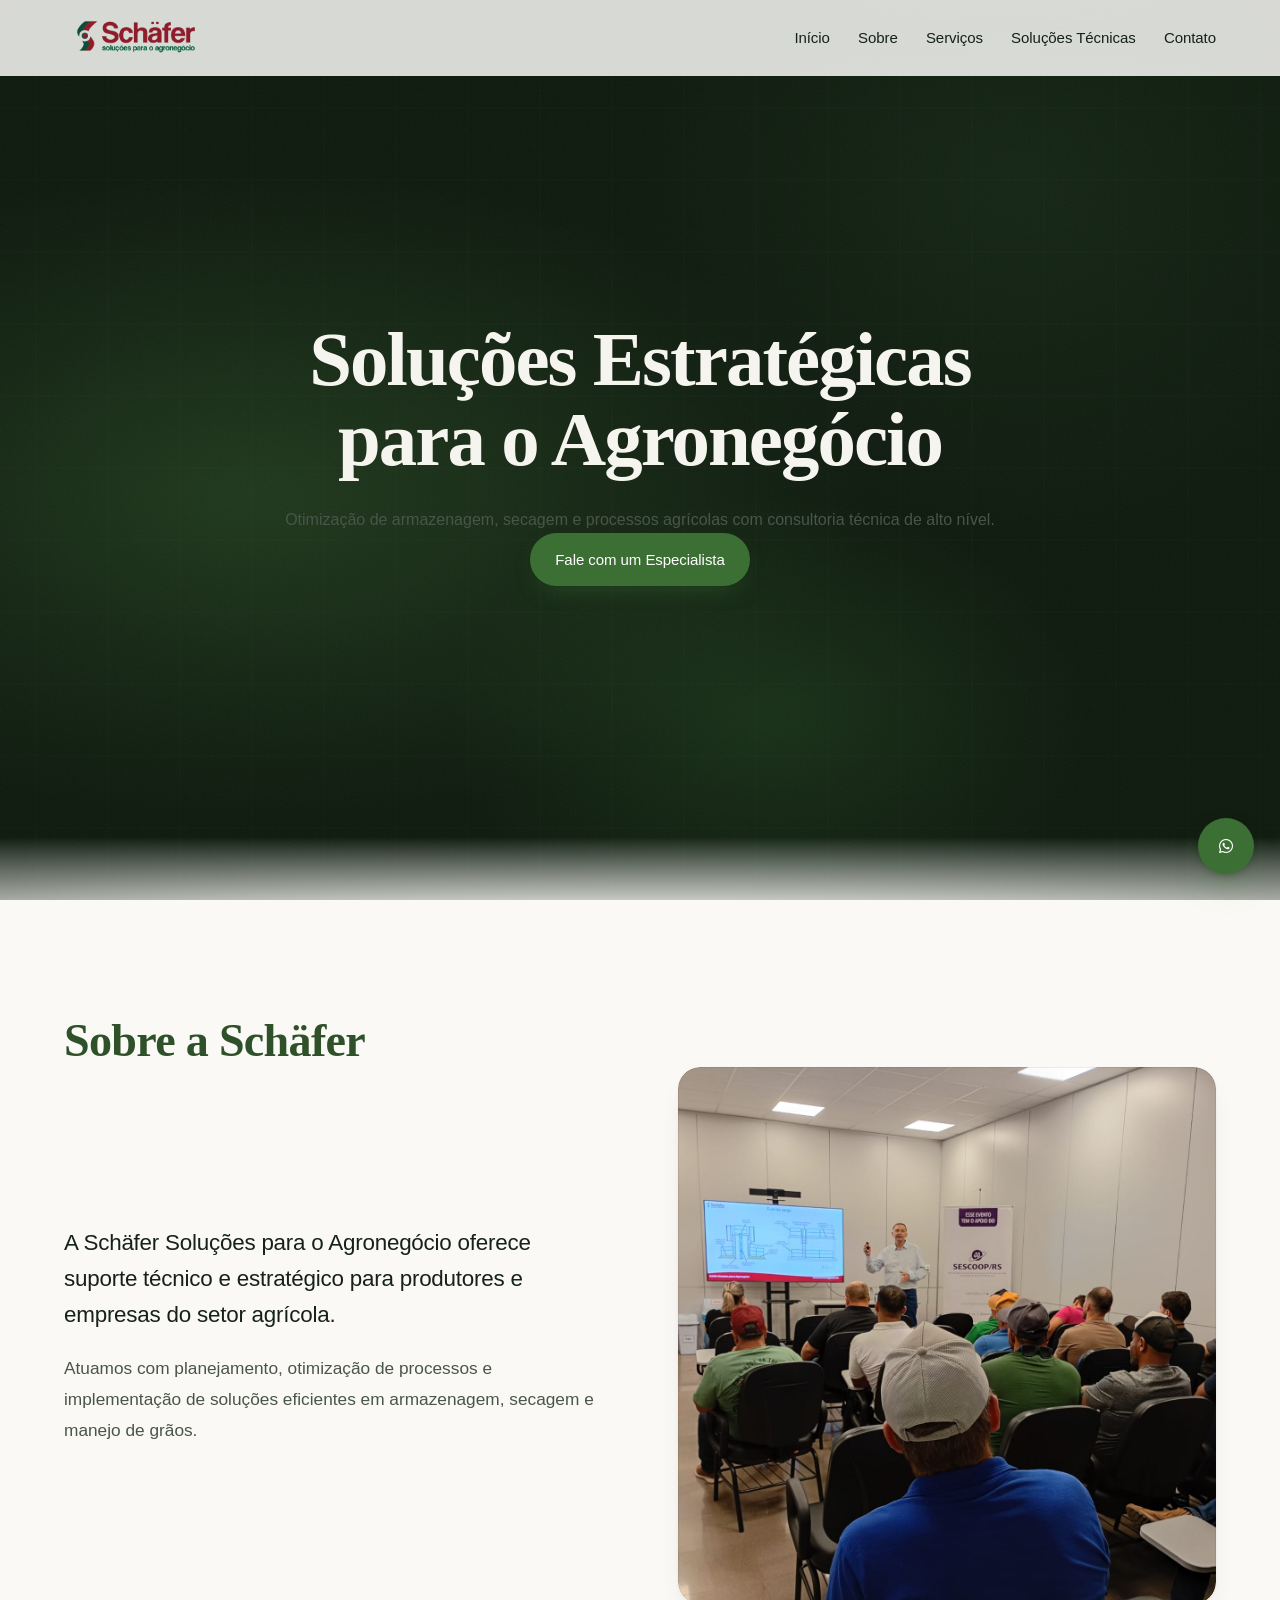
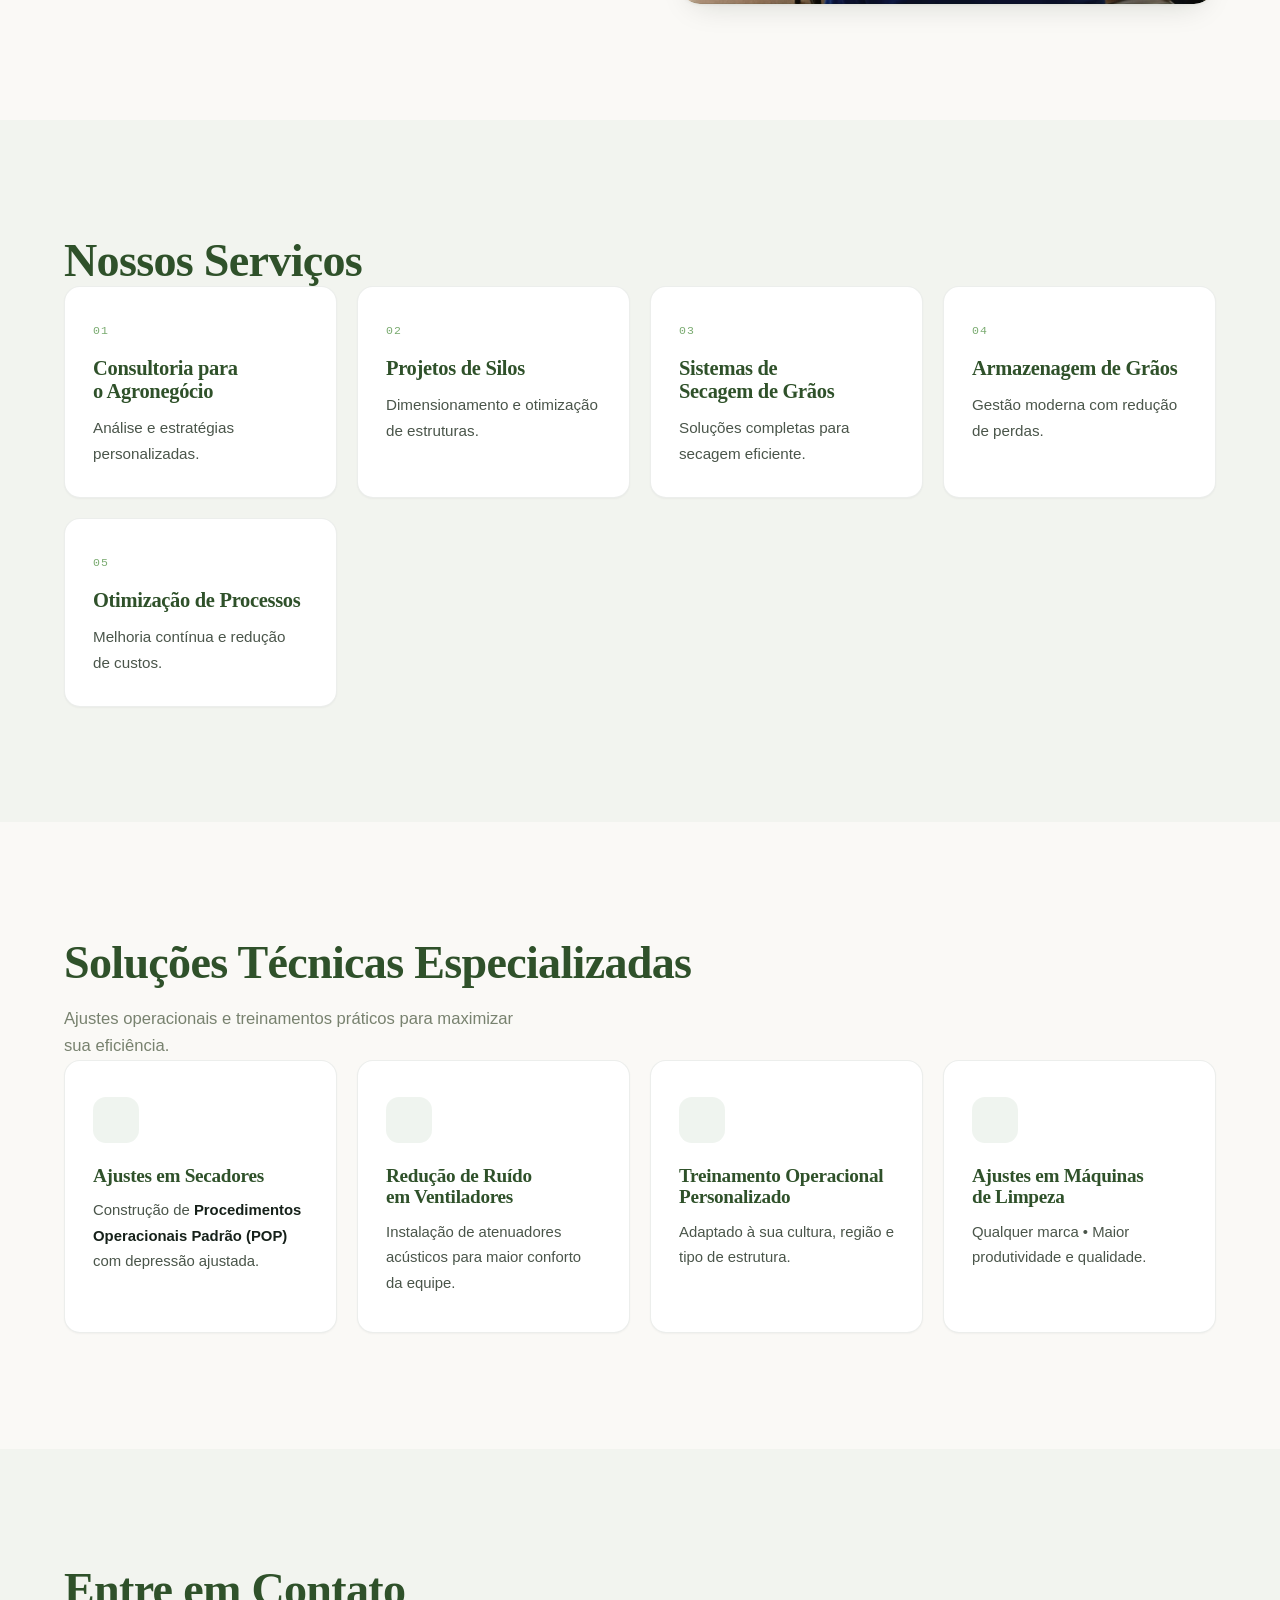
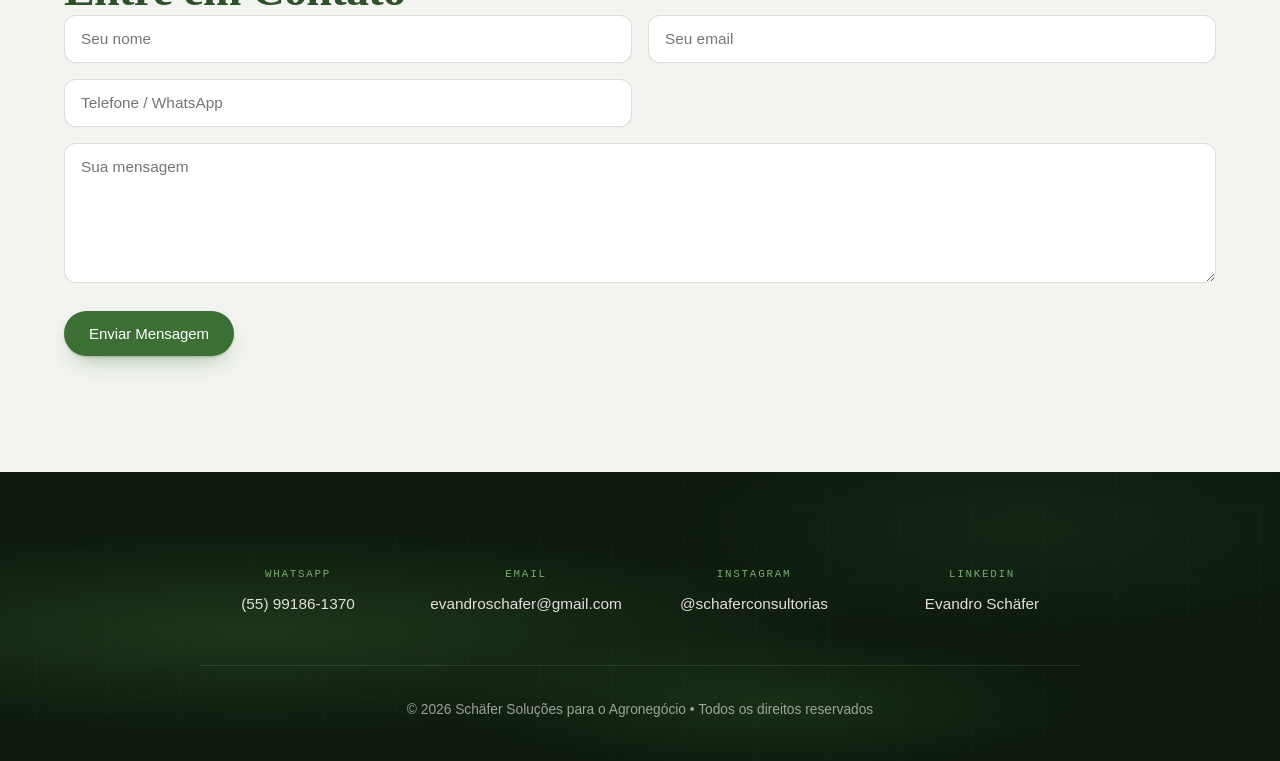
<file: index.htm>
<!DOCTYPE html>
<html lang="pt-br">
<head>
    <meta charset="UTF-8">
    <meta name="viewport" content="width=device-width, initial-scale=1.0">
    <title>Schäfer Soluções para o Agronegócio</title>
    <link rel="stylesheet" href="style.css">
    <link href="https://fonts.googleapis.com/css2?family=Inter:wght@400;500;600;700&family=Playfair+Display:wght@700&display=swap" rel="stylesheet">
    <link rel="stylesheet" href="https://cdnjs.cloudflare.com/ajax/libs/font-awesome/6.5.0/css/all.min.css">
</head>
<body>

    <!-- HEADER -->
    <header class="cabecalho">
        <div class="logo-area">
            <a href="#inicio">
                <img src="logo.png" alt="Logo Schäfer" class="logo">
            </a>
        </div>
        
        <nav class="menu" id="menu">
            <a href="#inicio">Início</a>
            <a href="#sobre">Sobre</a>
            <a href="#servicos">Serviços</a>
            <a href="#servicos-tecnicos">Soluções Técnicas</a>
            <a href="#contato">Contato</a>
        </nav>

        <button class="menu-mobile" id="menu-btn">☰</button>
    </header>

    <!-- HERO -->
    <section id="inicio" class="hero">
        <div class="hero-content">
            <h1>Soluções Estratégicas para o Agronegócio</h1>
            <p>Otimização de armazenagem, secagem e processos agrícolas com consultoria técnica de alto nível.</p>
            <a href="#contato" class="btn-primary">Fale com um Especialista</a>
        </div>
    </section>

    <!-- SOBRE -->
    <section id="sobre" class="section">
        <div class="container">
            <h2>Sobre a Schäfer</h2>
            <div class="sobre-grid">
                <div class="sobre-texto">
                    <p>A Schäfer Soluções para o Agronegócio oferece suporte técnico e estratégico para produtores e empresas do setor agrícola.</p>
                    <p>Atuamos com planejamento, otimização de processos e implementação de soluções eficientes em armazenagem, secagem e manejo de grãos.</p>
                </div>
                <div class="sobre-imagem">
                    <img src="palestra.jpeg" alt="Palestra Schäfer">
                </div>
            </div>
        </div>
    </section>

    <!-- SERVIÇOS GERAIS -->
    <section id="servicos" class="section bg-light">
        <div class="container">
            <h2>Nossos Serviços</h2>
            <div class="servicos-grid">
                <div class="card"><h3>Consultoria para o Agronegócio</h3><p>Análise e estratégias personalizadas.</p></div>
                <div class="card"><h3>Projetos de Silos</h3><p>Dimensionamento e otimização de estruturas.</p></div>
                <div class="card"><h3>Sistemas de Secagem de Grãos</h3><p>Soluções completas para secagem eficiente.</p></div>
                <div class="card"><h3>Armazenagem de Grãos</h3><p>Gestão moderna com redução de perdas.</p></div>
                <div class="card"><h3>Otimização de Processos</h3><p>Melhoria contínua e redução de custos.</p></div>
            </div>
        </div>
    </section>

    <!-- SOLUÇÕES TÉCNICAS -->
    <section id="servicos-tecnicos" class="section">
        <div class="container">
            <h2>Soluções Técnicas Especializadas</h2>
            <p class="subtitulo">Ajustes operacionais e treinamentos práticos para maximizar sua eficiência.</p>
            
            <div class="servicos-destaque-grid">
                <div class="card-destaque">
                    <div class="card-icon">🌾</div>
                    <h3>Ajustes em Secadores</h3>
                    <p>Construção de <strong>Procedimentos Operacionais Padrão (POP)</strong> com depressão ajustada.</p>
                </div>
                <div class="card-destaque">
                    <div class="card-icon">🔇</div>
                    <h3>Redução de Ruído em Ventiladores</h3>
                    <p>Instalação de atenuadores acústicos para maior conforto da equipe.</p>
                </div>
                <div class="card-destaque">
                    <div class="card-icon">📋</div>
                    <h3>Treinamento Operacional Personalizado</h3>
                    <p>Adaptado à sua cultura, região e tipo de estrutura.</p>
                </div>
                <div class="card-destaque">
                    <div class="card-icon">🧹</div>
                    <h3>Ajustes em Máquinas de Limpeza</h3>
                    <p>Qualquer marca • Maior produtividade e qualidade.</p>
                </div>
            </div>
        </div>
    </section>

    <!-- CONTATO -->
    <section id="contato" class="section bg-light">
        <div class="container">
            <h2>Entre em Contato</h2>
            
            <form action="https://formsubmit.co/evandroschafer@gmail.com" method="POST" id="contact-form">
                <div class="form-grid">
                    <div class="form-group">
                        <input type="text" name="nome" placeholder="Seu nome" required>
                    </div>
                    <div class="form-group">
                        <input type="email" name="email" placeholder="Seu email" required>
                    </div>
                    <div class="form-group">
                        <input type="tel" name="telefone" placeholder="Telefone / WhatsApp">
                    </div>
                    <div class="form-group full">
                        <textarea name="mensagem" placeholder="Sua mensagem" rows="6" required></textarea>
                    </div>
                </div>

                <input type="hidden" name="_subject" value="Nova mensagem do site Schäfer!">
                <input type="hidden" name="_captcha" value="false">
                <input type="hidden" name="_url" value="Schäfer Soluções">
                <input type="text" name="_honey" style="display:none;" aria-hidden="true">

                <button type="submit" class="btn-primary">Enviar Mensagem</button>
            </form>

            <!-- Mensagem de Sucesso (aparece depois do envio) -->
            <div id="success-message" class="success-message" style="display: none; text-align: center; padding: 40px 20px; background: #f0f8f0; border-radius: 12px; margin-top: 30px;">
                <i class="fas fa-check-circle" style="font-size: 3.8rem; color: #3b6f34;"></i>
                <h3 style="color: #1f3a1f; margin: 15px 0 10px;">Mensagem enviada com sucesso!</h3>
                <p style="color: #444;">Obrigado pelo contato!<br>Em breve entraremos em contato.</p>
            </div>
        </div>
    </section>

    <!-- BOTÃO WHATSAPP FLUTUANTE -->
    <a href="https://wa.me/5555991861370" target="_blank" class="whatsapp-float" title="Falar no WhatsApp">
        <i class="fab fa-whatsapp"></i>
    </a>

    <!-- FOOTER -->
    <footer class="rodape">
        <div class="contato">
            <div class="contato-item">
                <h4>WhatsApp</h4>
                <a href="https://wa.me/5555991861370" target="_blank">(55) 99186-1370</a>
            </div>
            <div class="contato-item">
                <h4>Email</h4>
                <a href="mailto:evandroschafer@gmail.com">evandroschafer@gmail.com</a>
            </div>
            <div class="contato-item">
                <h4>Instagram</h4>
                <a href="https://www.instagram.com/schaferconsultorias" target="_blank">@schaferconsultorias</a>
            </div>
            <div class="contato-item">
                <h4>LinkedIn</h4>
                <a href="https://www.linkedin.com/in/evandro-sch%C3%A4fer-57763055/" target="_blank">Evandro Schäfer</a>
            </div>
        </div>
        <p class="footer-copy">© 2026 Schäfer Soluções para o Agronegócio • Todos os direitos reservados</p>
    </footer>

    <script src="script.js"></script>
</body>
</html>
</file>
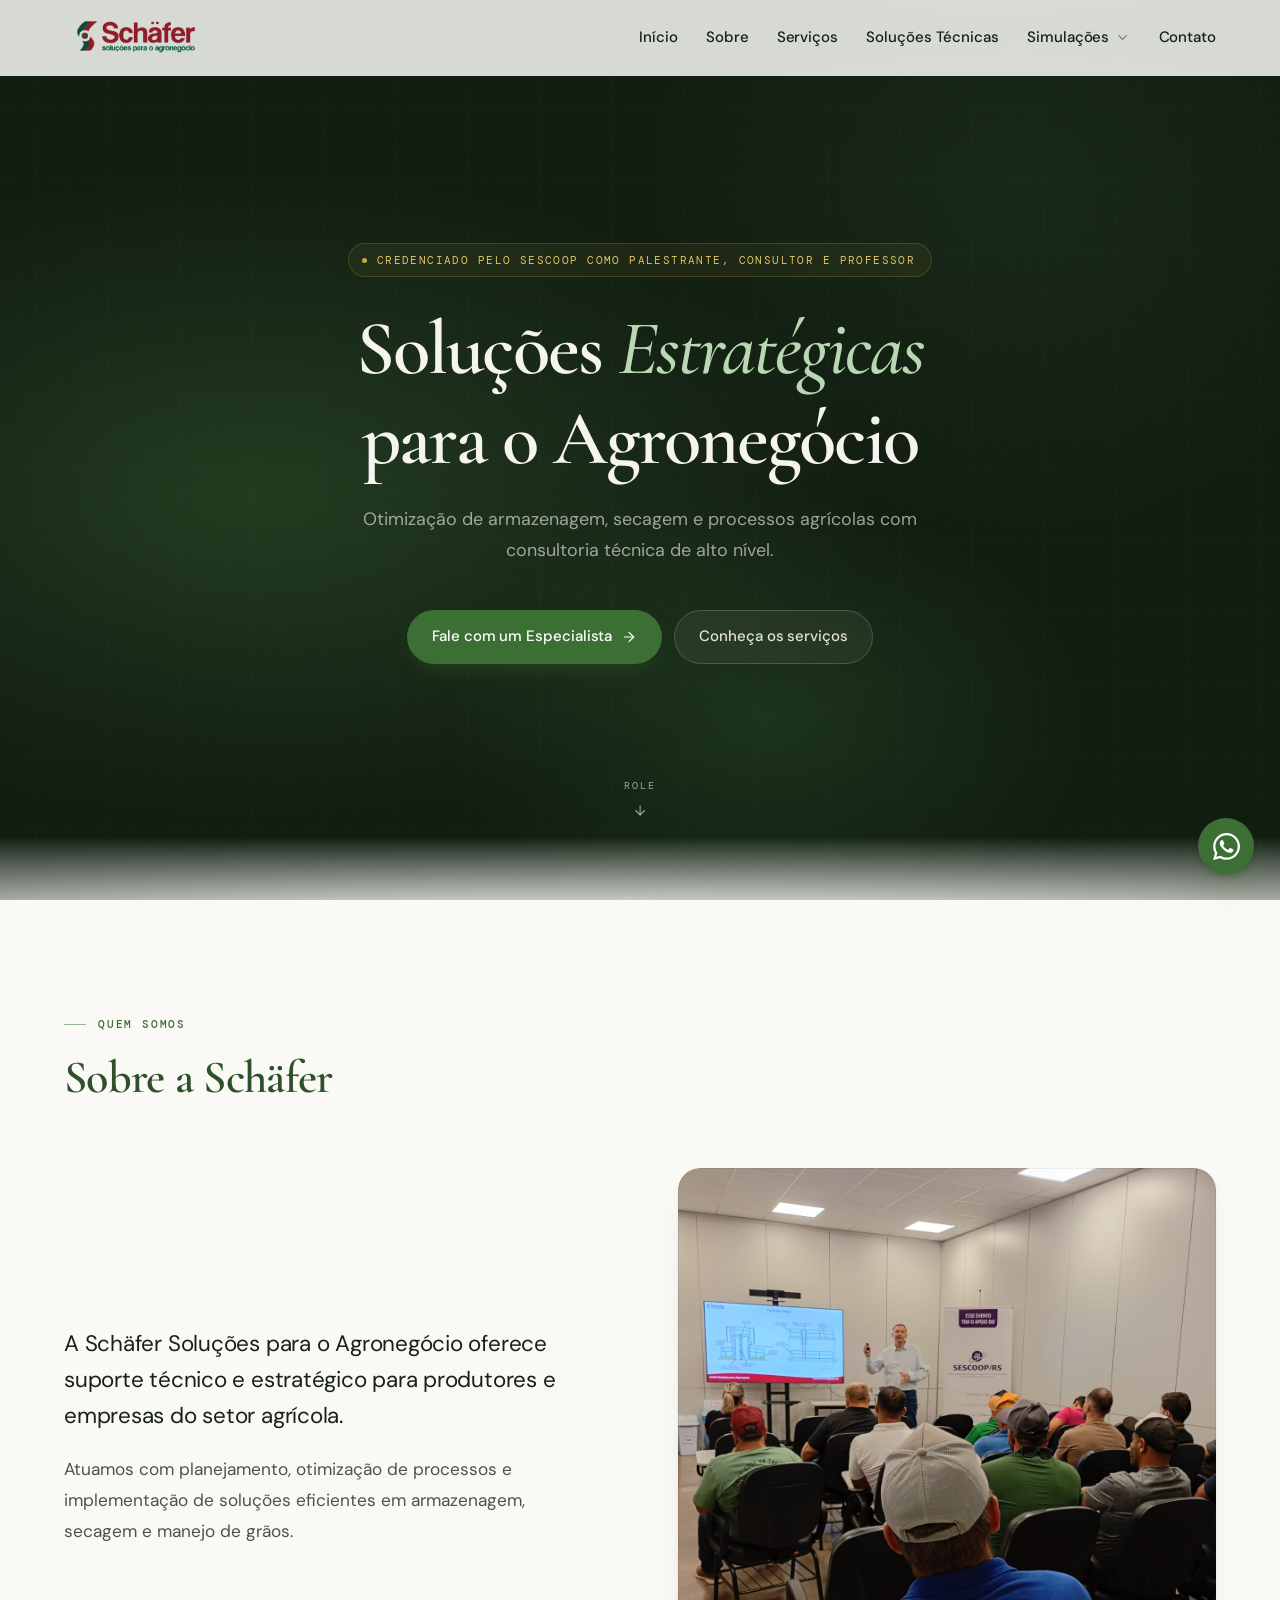
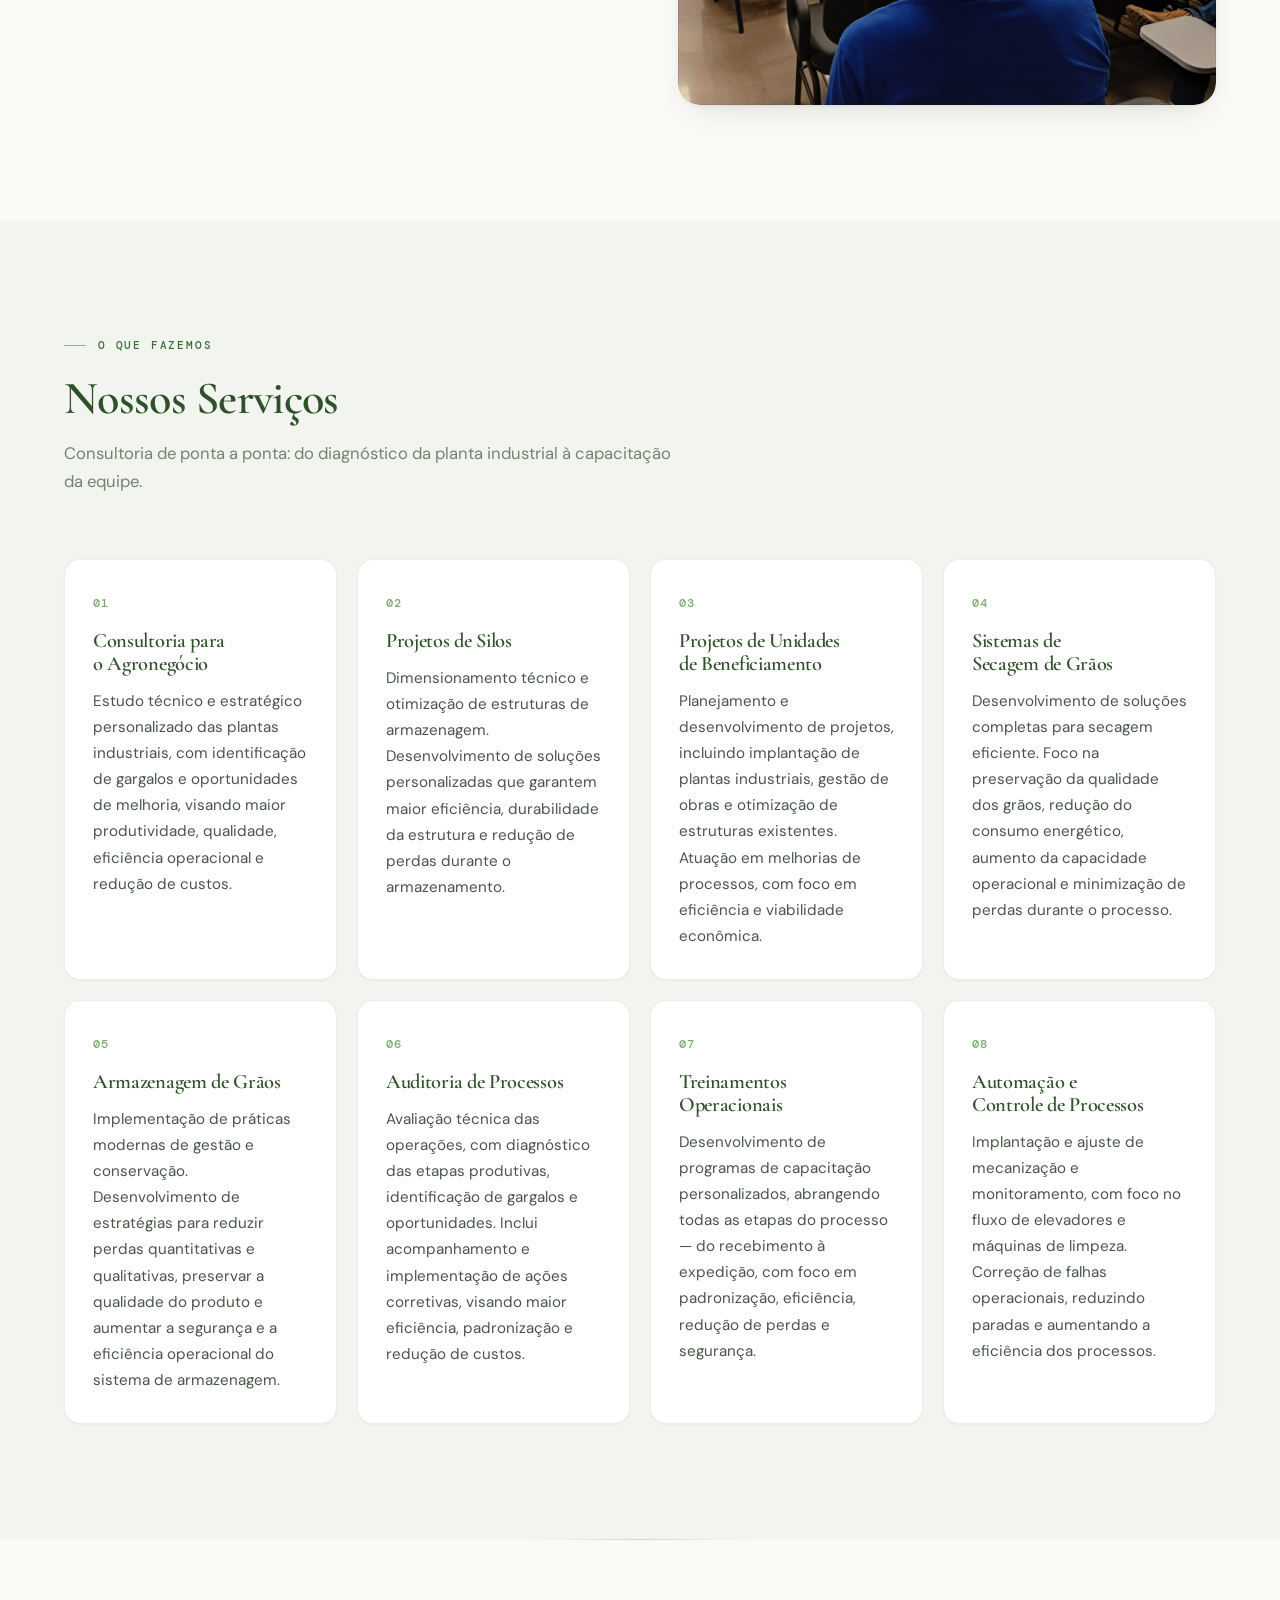
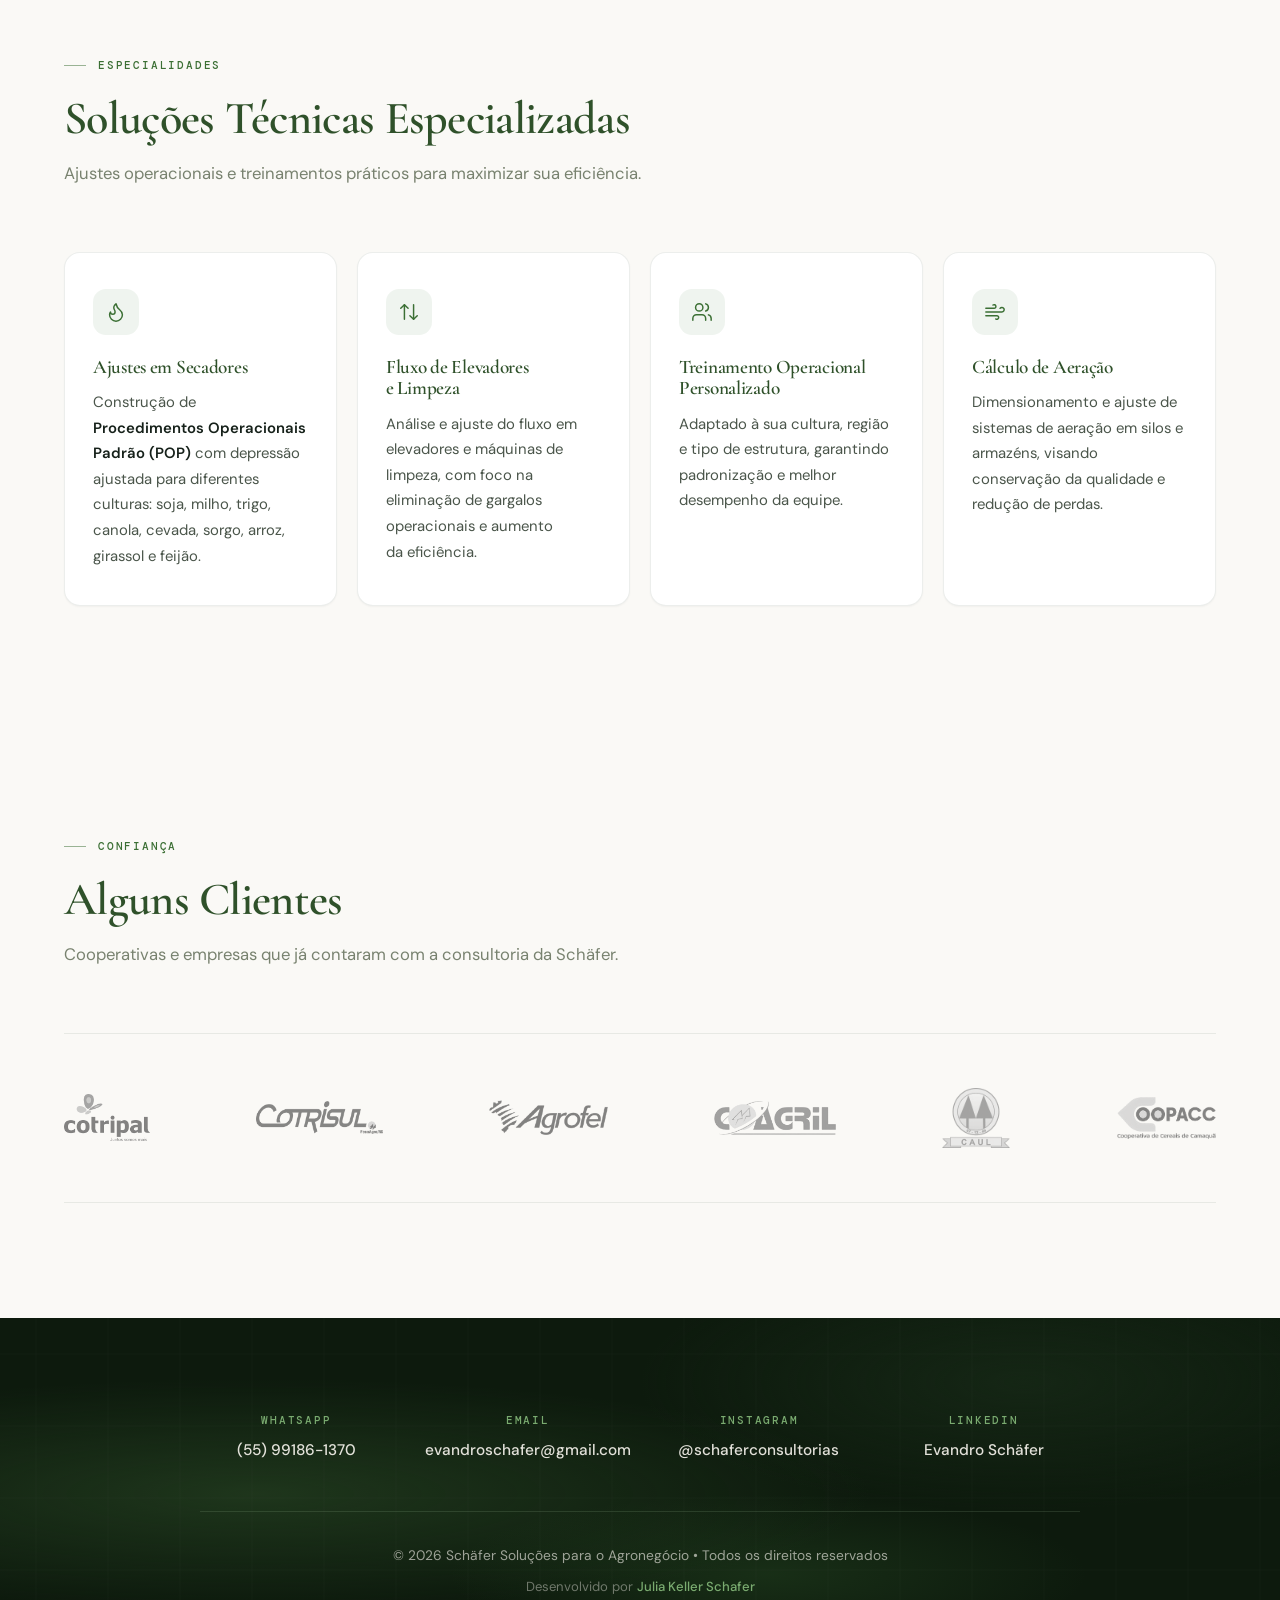
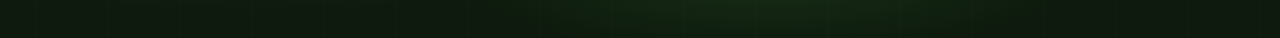
<file: index.html>
<!DOCTYPE html>
<html lang="pt-br">
<head>
    <meta charset="UTF-8">
    <meta name="viewport" content="width=device-width, initial-scale=1.0">
    <title>Schäfer Soluções | Consultoria Agrícola e Armazenagem de Grãos no RS</title>
    <meta name="description" content="Consultoria agrícola especializada em armazenagem, secagem e manejo de grãos. Soluções eficientes para o agronegócio no Rio Grande do Sul.">
    <meta name="keywords" content="consultoria agrícola, armazenagem de grãos, secagem de grãos, silos, agronegócio RS">
    <meta name="author" content="Schäfer Soluções para o Agronegócio">
    <meta name="robots" content="index, follow">
    <meta property="og:title" content="Schäfer Soluções para o Agronegócio">
    <meta property="og:description" content="Soluções em armazenagem, secagem e manejo de grãos.">
    <meta property="og:type" content="website">
    <meta property="og:url" content="https://schafersolucoes.com.br/">
    <meta property="og:image" content="https://schafersolucoes.com.br/logo.png">
    <link rel="canonical" href="https://schafersolucoes.com.br/">
    <script>document.documentElement.className += ' js';</script>
    <link rel="preconnect" href="https://fonts.googleapis.com">
    <link rel="preconnect" href="https://fonts.gstatic.com" crossorigin>
    <link rel="stylesheet" href="https://fonts.googleapis.com/css2?family=Cormorant+Garamond:ital,wght@0,400;0,500;0,600;0,700;1,400;1,600&family=DM+Sans:wght@400;500;600&family=DM+Mono:wght@400;500&display=swap">
    <link rel="stylesheet" href="style.css">
    <meta name="geo.region" content="BR-RS">
    <meta name="geo.placename" content="Rio Grande do Sul">
    <link rel="icon" href="/schafer_mini.png" type="image/png">
    <link rel="icon" sizes="32x32" href="/schafer_mini.png">
    <link rel="icon" sizes="192x192" href="/schafer_mini.png">
    <link rel="apple-touch-icon" href="/schafer_mini.png">
    <meta name="theme-color" content="#0d1a0d">

</head>

<body>
    <!-- ============================================================
         ÍCONES — sprite SVG (line icons, sem emojis)
         Traço fino, currentColor, herda tamanho/cor do contexto.
         ============================================================ -->
    <svg class="icon-sprite" aria-hidden="true" focusable="false"><defs>
        <symbol id="i-chevron-down" viewBox="0 0 24 24"><path d="m6 9 6 6 6-6"/></symbol>
        <symbol id="i-menu" viewBox="0 0 24 24"><path d="M4 6h16"/><path d="M4 12h16"/><path d="M4 18h16"/></symbol>
        <symbol id="i-x" viewBox="0 0 24 24"><path d="M18 6 6 18"/><path d="m6 6 12 12"/></symbol>
        <symbol id="i-trending-down" viewBox="0 0 24 24"><path d="M22 17 13.5 8.5 8.5 13.5 2 7"/><path d="M16 17h6v-6"/></symbol>
        <symbol id="i-bug" viewBox="0 0 24 24"><path d="m8 2 1.88 1.88"/><path d="M14.12 3.88 16 2"/><path d="M9 7.13v-1a3 3 0 1 1 6 0v1"/><path d="M12 20c-3.3 0-6-2.7-6-6v-3a4 4 0 0 1 4-4h4a4 4 0 0 1 4 4v3c0 3.3-2.7 6-6 6Z"/><path d="M12 20v-9"/><path d="M6.5 9C4.6 8.8 3 7.1 3 5"/><path d="M6 13H2"/><path d="M3 21c0-2.1 1.7-3.9 3.8-4"/><path d="M21 5c0 2.1-1.6 3.8-3.5 4"/><path d="M22 13h-4"/><path d="M17.2 17c2.1.1 3.8 1.9 3.8 4"/></symbol>
        <symbol id="i-droplet" viewBox="0 0 24 24"><path d="M12 22a7 7 0 0 0 7-7c0-2-1-3.9-3-5.5s-3.5-4-4-6.5c-.5 2.5-2 4.9-4 6.5C6 11.1 5 13 5 15a7 7 0 0 0 7 7Z"/></symbol>
        <symbol id="i-flame" viewBox="0 0 24 24"><path d="M8.5 14.5A2.5 2.5 0 0 0 11 12c0-1.38-.5-2-1-3-1.07-2.14-.22-4.05 2-6 .5 2.5 2 4.9 4 6.5 2 1.6 3 3.5 3 5.5a7 7 0 1 1-14 0c0-1.15.43-2.29 1-3a2.5 2.5 0 0 0 2.5 2.5Z"/></symbol>
        <symbol id="i-arrow-up-down" viewBox="0 0 24 24"><path d="m21 16-4 4-4-4"/><path d="M17 20V4"/><path d="m3 8 4-4 4 4"/><path d="M7 4v16"/></symbol>
        <symbol id="i-users" viewBox="0 0 24 24"><path d="M16 21v-2a4 4 0 0 0-4-4H6a4 4 0 0 0-4 4v2"/><circle cx="9" cy="7" r="4"/><path d="M22 21v-2a4 4 0 0 0-3-3.87"/><path d="M16 3.13a4 4 0 0 1 0 7.75"/></symbol>
        <symbol id="i-wind" viewBox="0 0 24 24"><path d="M12.8 19.6A2 2 0 1 0 14 16H2"/><path d="M17.5 8a2.5 2.5 0 1 1 2 4H2"/><path d="M9.8 4.4A2 2 0 1 1 11 8H2"/></symbol>
        <symbol id="i-sun" viewBox="0 0 24 24"><circle cx="12" cy="12" r="4"/><path d="M12 2v2"/><path d="M12 20v2"/><path d="m4.93 4.93 1.41 1.41"/><path d="m17.66 17.66 1.41 1.41"/><path d="M2 12h2"/><path d="M20 12h2"/><path d="m6.34 17.66-1.41 1.41"/><path d="m19.07 4.93-1.41 1.41"/></symbol>
        <symbol id="i-sunset" viewBox="0 0 24 24"><path d="M12 10V2"/><path d="m4.93 10.93 1.41 1.41"/><path d="M2 18h2"/><path d="M20 18h2"/><path d="m19.07 10.93-1.41 1.41"/><path d="M22 22H2"/><path d="m16 6-4 4-4-4"/><path d="M16 18a4 4 0 0 0-8 0"/></symbol>
        <symbol id="i-arrow-right" viewBox="0 0 24 24"><path d="M5 12h14"/><path d="m12 5 7 7-7 7"/></symbol>
        <symbol id="i-arrow-down" viewBox="0 0 24 24"><path d="M12 5v14"/><path d="m19 12-7 7-7-7"/></symbol>
        <symbol id="i-whatsapp" viewBox="0 0 24 24"><path d="M17.472 14.382c-.297-.149-1.758-.867-2.03-.967-.273-.099-.471-.148-.67.15-.197.297-.767.966-.94 1.164-.173.199-.347.223-.644.075-.297-.15-1.255-.463-2.39-1.475-.883-.788-1.48-1.761-1.653-2.059-.173-.297-.018-.458.13-.606.134-.133.298-.347.446-.52.149-.174.198-.298.298-.497.099-.198.05-.371-.025-.52-.075-.149-.669-1.612-.916-2.207-.242-.579-.487-.5-.669-.51-.173-.008-.371-.01-.57-.01-.198 0-.52.074-.792.372-.272.297-1.04 1.016-1.04 2.479 0 1.462 1.065 2.875 1.213 3.074.149.198 2.096 3.2 5.077 4.487.709.306 1.262.489 1.694.625.712.227 1.36.195 1.871.118.571-.085 1.758-.719 2.006-1.413.248-.694.248-1.289.173-1.413-.074-.124-.272-.198-.57-.347m-5.421 7.403h-.004a9.87 9.87 0 0 1-5.031-1.378l-.361-.214-3.741.982.998-3.648-.235-.374a9.86 9.86 0 0 1-1.51-5.26c.001-5.45 4.436-9.884 9.888-9.884 2.64 0 5.122 1.03 6.988 2.898a9.825 9.825 0 0 1 2.893 6.994c-.003 5.45-4.437 9.884-9.885 9.884m8.413-18.297A11.815 11.815 0 0 0 12.05 0C5.495 0 .16 5.335.157 11.892c0 2.096.547 4.142 1.588 5.945L.057 24l6.305-1.654a11.882 11.882 0 0 0 5.683 1.448h.005c6.554 0 11.89-5.335 11.893-11.893a11.821 11.821 0 0 0-3.48-8.413Z"/></symbol>
    </defs></svg>

    <!-- HEADER -->
    <header class="cabecalho">
        <div class="logo-area">
            <a href="#inicio">
                <img src="./logo.png" alt="Logo Schäfer" class="logo">
            </a>
        </div>
        
        <nav class="menu" id="menu">
            <a href="#inicio">Início</a>
            <a href="#sobre">Sobre</a>
            <a href="#servicos">Serviços</a>
            <a href="#servicos-tecnicos">Soluções Técnicas</a>

            <!-- ===== SIMULAÇÕES (novo) ===== -->
            <div class="sim-dropdown" id="sim-dropdown">
                <button type="button" class="sim-toggle" id="sim-toggle" aria-expanded="false" aria-haspopup="true">
                    Simulações
                    <svg class="ico sim-caret" aria-hidden="true"><use href="#i-chevron-down"></use></svg>
                </button>

                <div class="sim-menu" role="menu">
                    <a role="menuitem"
                       href="https://juliaschafer.github.io/simuladorSchafer/"
                       target="_blank" rel="noopener noreferrer">
                        <svg class="ico sim-ico" aria-hidden="true"><use href="#i-trending-down"></use></svg>
                        <span>
                            <strong>Simulador de Perdas na Armazenagem</strong>
                            <small>Estime perdas de matéria seca e o impacto financeiro</small>
                        </span>
                    </a>

                    <a role="menuitem"
                       href="https://juliaschafer.github.io/simuladorInsetorSchafer/"
                       target="_blank" rel="noopener noreferrer">
                        <svg class="ico sim-ico" aria-hidden="true"><use href="#i-bug"></use></svg>
                        <span>
                            <strong>Simulador de Infestação em Grãos Armazenados</strong>
                            <small>Projete o crescimento populacional de insetos</small>
                        </span>
                    </a>

                    <a role="menuitem"
                       href="https://juliaschafer.github.io/Simuladorequilibrioschafer/"
                       target="_blank" rel="noopener noreferrer">
                        <svg class="ico sim-ico" aria-hidden="true"><use href="#i-droplet"></use></svg>
                        <span>
                            <strong>Simulador de Equilíbrio Higroscópico</strong>
                            <small>Projete a umidade em que o grão vai estacionar</small>
                        </span>
                    </a>

                </div>
            </div>
            <!-- ===== /SIMULAÇÕES ===== -->

           
            <a href="#contato">Contato</a>
        </nav>

        <button class="menu-mobile" id="menu-btn" aria-label="Abrir menu" aria-controls="menu">
            <svg class="ico ico-open" aria-hidden="true"><use href="#i-menu"></use></svg>
            <svg class="ico ico-close" aria-hidden="true"><use href="#i-x"></use></svg>
        </button>
    </header>

    <!-- HERO -->
    <section id="inicio" class="hero">
        <div class="hero-content">
            <p class="hero-cred">
                Credenciado pelo SESCOOP como palestrante, consultor e professor
            </p>

            <h1>
                <span class="hero-linha"><span>Soluções <em>Estratégicas</em></span></span>
                <span class="hero-linha"><span>para o Agronegócio</span></span>
            </h1>

            <p class="hero-desc">
                Otimização de armazenagem, secagem e processos agrícolas com consultoria técnica de alto nível.
            </p>

            <div class="hero-cta-group">
                <a href="#contato" class="btn-primary">
                    Fale com um Especialista
                    <svg class="ico" aria-hidden="true"><use href="#i-arrow-right"></use></svg>
                </a>
                <a href="#servicos" class="btn-ghost">Conheça os serviços</a>
            </div>
        </div>

        <a href="#sobre" class="hero-scroll" aria-label="Rolar para a próxima seção">
            <span>Role</span>
            <svg class="ico" aria-hidden="true"><use href="#i-arrow-down"></use></svg>
        </a>
    </section>


    <!-- SOBRE -->
    <section id="sobre" class="section">
        <div class="container">
            <div class="section-head">
                <p class="eyebrow">Quem somos</p>
                <h2>Sobre a Schäfer</h2>
            </div>
            <div class="sobre-grid">
                <div class="sobre-texto">
                    <p>A Schäfer Soluções para o Agronegócio oferece suporte técnico e estratégico para produtores e empresas do setor agrícola.</p>
                    <p>Atuamos com planejamento, otimização de processos e implementação de soluções eficientes em armazenagem, secagem e manejo de grãos.</p>
                </div>
                <div class="sobre-imagem">
                    <img src="palestra.jpeg" alt="Palestra Schäfer">
                </div>
            </div>
        </div>
    </section>

    <!-- SERVIÇOS GERAIS -->
    <section id="servicos" class="section bg-light">
        <div class="container">
            <div class="section-head">
                <p class="eyebrow">O que fazemos</p>
                <h2>Nossos Serviços</h2>
                <p class="subtitulo">Consultoria de ponta a ponta: do diagnóstico da planta industrial à capacitação da equipe.</p>
            </div>
            <div class="servicos-grid">
                <div class="card"><h3>Consultoria para o Agronegócio</h3><p>Estudo técnico e estratégico personalizado das plantas industriais, com identificação de gargalos e oportunidades de melhoria, visando maior produtividade, qualidade, eficiência operacional e redução de custos.</p></div>
                <div class="card"><h3>Projetos de Silos</h3><p>Dimensionamento técnico e otimização de estruturas de armazenagem. Desenvolvimento de soluções personalizadas que garantem maior eficiência, durabilidade da estrutura e redução de perdas durante o armazenamento.</p></div>
                <div class="card"><h3>Projetos de Unidades de Beneficiamento</h3><p> Planejamento e desenvolvimento de projetos, incluindo implantação de plantas industriais, gestão de obras e otimização de estruturas existentes. Atuação em melhorias de processos, com foco em eficiência e viabilidade econômica.</p></div>
                <div class="card"><h3>Sistemas de Secagem de Grãos</h3><p>Desenvolvimento de soluções completas para secagem eficiente. Foco na preservação da qualidade dos grãos, redução do consumo energético, aumento da capacidade operacional e minimização de perdas durante o processo.</p></div>
                <div class="card"><h3>Armazenagem de Grãos</h3><p>Implementação de práticas modernas de gestão e conservação. Desenvolvimento de estratégias para reduzir perdas quantitativas e qualitativas, preservar a qualidade do produto e aumentar a segurança e a eficiência operacional do sistema de armazenagem.</p></div>
                <div class="card"><h3>Auditoria de Processos</h3><p>Avaliação técnica das operações, com diagnóstico das etapas produtivas, identificação de gargalos e oportunidades. Inclui acompanhamento e implementação de ações corretivas, visando maior eficiência, padronização e redução de custos.</p></div>
                <div class="card"><h3>Treinamentos Operacionais</h3><p>Desenvolvimento de programas de capacitação personalizados, abrangendo todas as etapas do processo — do recebimento à expedição, com foco em padronização, eficiência, redução de perdas e segurança.</p></div>
                <div class="card"><h3>Automação e Controle de Processos</h3><p>Implantação e ajuste de mecanização e monitoramento, com foco no fluxo de elevadores e máquinas de limpeza. Correção de falhas operacionais, reduzindo paradas e aumentando a eficiência dos processos.</p></div>
            </div>
        </div>
    </section>

    <div class="divider-elegante"></div>

    <!-- SOLUÇÕES TÉCNICAS -->
    <section id="servicos-tecnicos" class="section">
        <div class="container">
            <div class="section-head">
                <p class="eyebrow">Especialidades</p>
                <h2>Soluções Técnicas Especializadas</h2>
                <p class="subtitulo">Ajustes operacionais e treinamentos práticos para maximizar sua eficiência.</p>
            </div>
        
            <div class="servicos-destaque-grid">
                <div class="card-destaque">
                <div class="card-icon"><svg class="ico" aria-hidden="true"><use href="#i-flame"></use></svg></div>
                <h3>Ajustes em Secadores</h3>
                <p>Construção de <strong>Procedimentos Operacionais Padrão (POP)</strong> com depressão ajustada para diferentes culturas: soja, milho, trigo, canola, cevada, sorgo, arroz, girassol e feijão.</p>
            </div>

            <div class="card-destaque">
                <div class="card-icon"><svg class="ico" aria-hidden="true"><use href="#i-arrow-up-down"></use></svg></div>
                <h3>Fluxo de Elevadores e Limpeza</h3>
                <p>Análise e ajuste do fluxo em elevadores e máquinas de limpeza, com foco na eliminação de gargalos operacionais e aumento da eficiência.</p>
            </div>

            <div class="card-destaque">
                <div class="card-icon"><svg class="ico" aria-hidden="true"><use href="#i-users"></use></svg></div>
                <h3>Treinamento Operacional Personalizado</h3>
                <p>Adaptado à sua cultura, região e tipo de estrutura, garantindo padronização e melhor desempenho da equipe.</p>
            </div>

            <div class="card-destaque">
                <div class="card-icon"><svg class="ico" aria-hidden="true"><use href="#i-wind"></use></svg></div>
                <h3>Cálculo de Aeração</h3>
                <p>Dimensionamento e ajuste de sistemas de aeração em silos e armazéns, visando conservação da qualidade e redução de perdas.</p>
                </div>
            </div>
        </div>
    </section>


    <!-- CLIENTES -->
    <section id="clientes" class="clientes-section">
        <div class="clientes-container">
            <div class="section-head">
                <p class="eyebrow">Confiança</p>
                <h2>Alguns Clientes</h2>
                <p class="clientes-subtitulo">Cooperativas e empresas que já contaram com a consultoria da Schäfer.</p>
            </div>

            <div class="clientes-grid">
                <div class="cliente-card"><img src="./logos/cotripal.png" alt="Cotripal" loading="lazy"></div>
                <div class="cliente-card"><img src="./logos/cotrisul.png" alt="Cotrisul" loading="lazy"></div>
                <div class="cliente-card"><img src="./logos/agrofel.png" alt="Agrofel" loading="lazy"></div>
                <div class="cliente-card"><img src="./logos/coagril.png" alt="Coagril" loading="lazy"></div>
                <div class="cliente-card"><img src="./logos/caul.png" alt="Caul" loading="lazy"></div>
                <div class="cliente-card"><img src="./logos/coopacc.png" alt="Coopacc" loading="lazy"></div>
            </div>
        </div>
    </section>


    <!-- BOTÃO WHATSAPP FLUTUANTE -->
    <a href="https://wa.me/5555991861370" target="_blank" class="whatsapp-float" title="Falar no WhatsApp">
        <svg class="ico ico-solid" aria-hidden="true"><use href="#i-whatsapp"></use></svg>
    </a>

    <!-- FOOTER -->
<footer class="rodape" id="contato">
    <div class="contato">
        <div class="contato-item">
            <h4>WhatsApp</h4>
            <a href="https://wa.me/5555991861370" target="_blank" rel="noopener noreferrer">
                (55) 99186-1370
            </a>
        </div>

        <div class="contato-item">
            <h4>Email</h4>
            <a href="mailto:evandroschafer@gmail.com">
                evandroschafer@gmail.com
            </a>
        </div>

        <div class="contato-item">
            <h4>Instagram</h4>
            <a href="https://www.instagram.com/schaferconsultorias" target="_blank" rel="noopener noreferrer">
                @schaferconsultorias
            </a>
        </div>

        <div class="contato-item">
            <h4>LinkedIn</h4>
            <a href="https://www.linkedin.com/in/evandro-sch%C3%A4fer-57763055/" target="_blank" rel="noopener noreferrer">
                Evandro Schäfer
            </a>
        </div>
    </div>
    
    <p class="footer-copy">
        © 2026 Schäfer Soluções para o Agronegócio • Todos os direitos reservados
    </p>

<p class="footer-dev">
    Desenvolvido por 
    <a href="mailto:juliakellerschafer@gmail.com">
        Julia Keller Schafer
    </a>
</p>
</footer>

    <script src="script.js"></script>

    <!-- ============================================================
         SIMULAÇÕES — comportamento do dropdown (adição isolada)
         Roda depois do script.js, sem alterar nada dele.
         ============================================================ -->
    <script>
    (function () {
        var drop = document.getElementById('sim-dropdown');
        var btn = document.getElementById('sim-toggle');
        var menuBtn = document.getElementById('menu-btn');
        if (!drop || !btn) return;

        // Detecta o modo mobile pela visibilidade real do botão hambúrguer,
        // assim funciona qualquer que seja o breakpoint do style.css.
        function isMobile() {
            return menuBtn && getComputedStyle(menuBtn).display !== 'none';
        }

        function setOpen(open) {
            drop.classList.toggle('is-open', open);
            btn.setAttribute('aria-expanded', open ? 'true' : 'false');
        }

        btn.addEventListener('click', function (e) {
            e.preventDefault();
            e.stopPropagation();
            setOpen(!drop.classList.contains('is-open'));
        });

        // Desktop: abre ao passar o mouse
        drop.addEventListener('mouseenter', function () {
            if (!isMobile()) setOpen(true);
        });
        drop.addEventListener('mouseleave', function () {
            if (!isMobile()) setOpen(false);
        });

        // Fecha ao clicar fora
        document.addEventListener('click', function (e) {
            if (!drop.contains(e.target)) setOpen(false);
        });

        // Fecha ao escolher um simulador
        drop.querySelectorAll('.sim-menu a').forEach(function (a) {
            a.addEventListener('click', function () { setOpen(false); });
        });

        // Esc fecha
        document.addEventListener('keydown', function (e) {
            if (e.key === 'Escape') setOpen(false);
        });
    })();
    </script>
</body>
</html>
</file>
<file: style.css>
/* ============================================================================
   SCHÄFER SOLUÇÕES PARA O AGRONEGÓCIO
   Folha de estilo única, organizada por camadas:
   1. Tokens  2. Base  3. Layout  4. Header  5. Hero  6. Botões
   7. Seções  8. Componentes  9. Rodapé  10. Ícones  11. Movimento
   ========================================================================== */

/* ============================================================
   1. TOKENS
   ============================================================ */
:root {
  /* Verdes da marca */
  --deep:      #0d1a0d;
  --forest:    #162816;
  --green:     #2f512a;
  --mid:       #3b6f34;
  --bright:    #4a8c42;
  --sage:      #7aab70;
  --mint:      #b8d8b3;

  /* Acento */
  --gold:      #c9a84c;
  --gold-lt:   #e0c368;
  --gold-soft: rgba(201, 168, 76, 0.14);

  /* Superfícies — off-white quente, não branco puro */
  --bg:        #faf9f6;
  --surface:   #ffffff;
  --tint:      #f2f4ef;
  --cream:     #f4f1ea;

  /* Texto */
  --ink:       #16211a;
  --body:      #4a554a;
  --muted:     #78826f;
  --on-dark:         rgba(244, 241, 234, 0.92);
  --on-dark-muted:   rgba(244, 241, 234, 0.62);

  /* Linhas — hairlines, nunca bordas pesadas */
  --line:        rgba(22, 40, 22, 0.08);
  --line-strong: rgba(22, 40, 22, 0.16);
  --line-dark:   rgba(184, 216, 179, 0.14);

  /* Elevação em camadas: contato + difusão, sempre discreta */
  --shadow-xs: 0 1px 2px rgba(16, 30, 16, 0.04);
  --shadow-sm: 0 1px 2px rgba(16, 30, 16, 0.04), 0 6px 16px -10px rgba(16, 30, 16, 0.14);
  --shadow-md: 0 1px 3px rgba(16, 30, 16, 0.05), 0 14px 32px -16px rgba(16, 30, 16, 0.18);
  --shadow-lg: 0 2px 6px rgba(16, 30, 16, 0.06), 0 28px 56px -24px rgba(16, 30, 16, 0.24);

  /* Raios — escala iOS: consistente e generosa */
  --r-xs:   8px;
  --r-sm:   12px;
  --r-md:   16px;
  --r-lg:   22px;
  --r-xl:   28px;
  --r-full: 999px;

  /* Tipografia */
  --font-display: 'Cormorant Garamond', 'Iowan Old Style', Georgia, serif;
  --font-body:    'DM Sans', -apple-system, BlinkMacSystemFont, 'Segoe UI', sans-serif;
  --font-mono:    'DM Mono', ui-monospace, SFMono-Regular, Menlo, monospace;

  /* Movimento */
  --ease:      cubic-bezier(0.16, 1, 0.3, 1);
  --ease-soft: cubic-bezier(0.4, 0, 0.2, 1);
  --fast:      0.2s;
  --base:      0.35s;
  --slow:      0.7s;

  /* Métricas */
  --header-h:  76px;
  --gutter:    clamp(20px, 5vw, 64px);
  --max:       1180px;
}

/* ============================================================
   2. BASE
   ============================================================ */
*, *::before, *::after {
  margin: 0;
  padding: 0;
  box-sizing: border-box;
}

html {
  scroll-behavior: smooth;
  scroll-padding-top: calc(var(--header-h) + 20px);
  -webkit-text-size-adjust: 100%;
}

body {
  font-family: var(--font-body);
  font-weight: 400;
  font-size: 1rem;
  line-height: 1.7;
  color: var(--body);
  background: var(--bg);
  overflow-x: hidden;
  -webkit-font-smoothing: antialiased;
  -moz-osx-font-smoothing: grayscale;
  text-rendering: optimizeLegibility;
}

h1, h2, h3, h4 {
  font-family: var(--font-display);
  font-weight: 600;
  line-height: 1.12;
  letter-spacing: -0.015em;
  color: var(--ink);
  text-wrap: balance;
}

p { text-wrap: pretty; }

img { max-width: 100%; display: block; }

a { color: inherit; }

::selection { background: var(--gold-soft); color: var(--green); }

::-webkit-scrollbar { width: 10px; }
::-webkit-scrollbar-track { background: var(--tint); }
::-webkit-scrollbar-thumb {
  background: var(--line-strong);
  border-radius: var(--r-full);
  border: 3px solid var(--tint);
}
::-webkit-scrollbar-thumb:hover { background: var(--sage); }

:focus-visible {
  outline: 2px solid var(--mid);
  outline-offset: 3px;
  border-radius: 4px;
}

/* ============================================================
   3. LAYOUT
   ============================================================ */
.section {
  padding: clamp(72px, 9vw, 128px) var(--gutter);
}

.container {
  max-width: var(--max);
  margin: 0 auto;
}

/* Alternância de fundos: dá ritmo sem precisar de divisórias */
#sobre             { background: var(--bg); }
#servicos          { background: var(--tint); }
#servicos-tecnicos { background: var(--bg); }
.bg-light          { background: var(--tint); }

/* --- Cabeçalho de seção: eyebrow › título › subtítulo --- */
.section-head {
  max-width: 640px;
  margin-bottom: clamp(44px, 5vw, 68px);
}

.eyebrow {
  display: flex;
  align-items: center;
  gap: 12px;
  font-family: var(--font-mono);
  font-size: 0.7rem;
  font-weight: 500;
  letter-spacing: 0.16em;
  text-transform: uppercase;
  color: var(--mid);
  margin-bottom: 18px;
}

.eyebrow::before {
  content: '';
  width: 22px;
  height: 1px;
  background: currentColor;
  opacity: 0.5;
}

h2 {
  text-align: left;
  font-size: clamp(2rem, 3.6vw, 2.9rem);
  color: var(--green);
  margin-bottom: 0;
}

.subtitulo,
.agenda-subtitulo,
.clientes-subtitulo {
  text-align: left;
  font-size: 1.04rem;
  font-weight: 400;
  line-height: 1.65;
  max-width: 56ch;
  margin: 16px 0 0;
  color: var(--muted);
}

/* Divisória discreta entre serviços e soluções técnicas */
.divider-elegante {
  width: min(240px, 50%);
  height: 1px;
  margin: 0 auto;
  background: linear-gradient(90deg, transparent, var(--line-strong), transparent);
}

/* ============================================================
   4. HEADER + NAVEGAÇÃO
   ============================================================ */
.cabecalho {
  position: fixed;
  top: 0; left: 0; right: 0;
  z-index: 1000;
  height: var(--header-h);
  padding: 0 var(--gutter);
  display: flex;
  align-items: center;
  justify-content: space-between;
  gap: 24px;
  background: rgba(250, 249, 246, 0.86);
  backdrop-filter: blur(24px) saturate(180%);
  -webkit-backdrop-filter: blur(24px) saturate(180%);
  border-bottom: 1px solid transparent;
  transition: background var(--base) var(--ease-soft),
              border-color var(--base) var(--ease-soft),
              box-shadow var(--base) var(--ease-soft);
}

.cabecalho.scrolled {
  background: rgba(250, 249, 246, 0.94);
  border-bottom-color: var(--line);
  box-shadow: 0 1px 24px -12px rgba(16, 30, 16, 0.22);
}

.logo-area { display: flex; align-items: center; flex-shrink: 0; }

.logo {
  height: 56px;
  width: auto;
  transition: opacity var(--fast) var(--ease-soft);
}
.logo:hover { opacity: 0.72; }

.menu {
  display: flex;
  align-items: center;
  gap: clamp(18px, 2.2vw, 34px);
}

.menu a {
  position: relative;
  text-decoration: none;
  color: var(--ink);
  font-size: 0.94rem;
  font-weight: 500;
  letter-spacing: -0.005em;
  padding: 6px 0;
  transition: color var(--fast) var(--ease-soft);
}

/* Sublinhado que cresce a partir do centro */
.menu > a::after {
  content: '';
  position: absolute;
  left: 50%; bottom: 0;
  width: 0; height: 1.5px;
  background: var(--mid);
  border-radius: var(--r-full);
  transform: translateX(-50%);
  transition: width var(--base) var(--ease);
}

.menu a:hover { color: var(--mid); }
.menu > a:hover::after { width: 100%; }

/* --- Botão hambúrguer --- */
.menu-mobile {
  display: none;
  align-items: center;
  justify-content: center;
  width: 42px;
  height: 42px;
  border: 1px solid var(--line);
  border-radius: var(--r-sm);
  background: var(--surface);
  color: var(--ink);
  cursor: pointer;
  line-height: 0;
  transition: background var(--fast) var(--ease-soft),
              border-color var(--fast) var(--ease-soft);
}
.menu-mobile:hover { background: var(--tint); border-color: var(--line-strong); }
.menu-mobile .ico { width: 22px; height: 22px; stroke-width: 1.8; }
.menu-mobile .ico-close { display: none; }

#menu.active ~ .menu-mobile .ico-open  { display: none; }
#menu.active ~ .menu-mobile .ico-close { display: block; }

/* ============================================================
   4b. DROPDOWN "SIMULAÇÕES"
   ============================================================ */
.sim-dropdown { position: relative; }

.sim-toggle {
  display: inline-flex;
  align-items: center;
  gap: 6px;
  font-family: inherit;
  font-size: 0.94rem;
  font-weight: 500;
  letter-spacing: -0.005em;
  color: var(--ink);
  background: none;
  border: 0;
  padding: 6px 0;
  cursor: pointer;
  white-space: nowrap;
  transition: color var(--fast) var(--ease-soft);
}

.sim-toggle:hover,
.sim-dropdown.is-open .sim-toggle { color: var(--mid); }

.sim-caret {
  width: 13px;
  height: 13px;
  stroke-width: 2;
  opacity: 0.55;
  transition: transform var(--base) var(--ease), opacity var(--fast) linear;
}
.sim-dropdown.is-open .sim-caret { transform: rotate(180deg); opacity: 1; }

.sim-menu {
  position: absolute;
  top: calc(100% + 16px);
  left: 50%;
  transform: translateX(-50%) translateY(-8px) scale(0.98);
  transform-origin: top center;
  min-width: 344px;
  padding: 6px;
  background: rgba(255, 255, 255, 0.86);
  backdrop-filter: blur(24px) saturate(180%);
  -webkit-backdrop-filter: blur(24px) saturate(180%);
  border: 1px solid var(--line);
  border-radius: var(--r-md);
  box-shadow: var(--shadow-lg);
  opacity: 0;
  visibility: hidden;
  transition: opacity var(--fast) var(--ease-soft),
              transform var(--base) var(--ease),
              visibility var(--base);
  z-index: 1200;
}

.sim-dropdown.is-open .sim-menu {
  opacity: 1;
  visibility: visible;
  transform: translateX(-50%) translateY(0) scale(1);
}

/* Especificidade alta para vencer as regras de ".menu a" */
.menu .sim-menu a,
.sim-menu a {
  display: flex;
  align-items: flex-start;
  gap: 12px;
  padding: 12px 13px;
  border-radius: var(--r-xs);
  text-decoration: none;
  color: var(--ink);
  font-size: 0.9rem;
  font-weight: 400;
  text-align: left;
  line-height: 1.4;
  transition: background var(--fast) var(--ease-soft);
}

.menu .sim-menu a::after { content: none; }

.menu .sim-menu a:hover,
.sim-menu a:hover { background: var(--tint); color: var(--ink); }

.sim-menu strong {
  display: block;
  font-size: 0.9rem;
  font-weight: 600;
  letter-spacing: -0.01em;
}

.sim-menu small {
  display: block;
  margin-top: 3px;
  font-size: 0.78rem;
  font-weight: 400;
  color: var(--muted);
}

.sim-ico {
  width: 19px;
  height: 19px;
  margin-top: 2px;
  color: var(--mid);
  flex-shrink: 0;
}

/* ============================================================
   5. HERO
   ============================================================ */
.hero {
  position: relative;
  min-height: 100svh;
  display: flex;
  align-items: center;
  overflow: hidden;
  padding: calc(var(--header-h) + 40px) var(--gutter) 110px;
  background: var(--deep);
  isolation: isolate;
}

.hero::before {
  content: '';
  position: absolute;
  inset: 0;
  z-index: -2;
  background:
    radial-gradient(ellipse 80% 60% at 20% 55%, rgba(47, 81, 42, 0.55) 0%, transparent 60%),
    radial-gradient(ellipse 60% 80% at 80% 20%, rgba(22, 40, 22, 0.85) 0%, transparent 50%),
    radial-gradient(ellipse 50% 50% at 60% 80%, rgba(74, 140, 66, 0.20) 0%, transparent 50%);
  animation: heroShift 18s var(--ease-soft) infinite alternate;
}

/* Malha fina + vinheta + transição para a próxima seção */
.hero::after {
  content: '';
  position: absolute;
  inset: 0;
  z-index: -1;
  pointer-events: none;
  background-image:
    url("data:image/svg+xml,%3Csvg xmlns='http://www.w3.org/2000/svg' width='140' height='140'%3E%3Cfilter id='g'%3E%3CfeTurbulence type='fractalNoise' baseFrequency='0.9' numOctaves='3' stitchTiles='stitch'/%3E%3CfeColorMatrix type='saturate' values='0'/%3E%3CfeComponentTransfer%3E%3CfeFuncA type='linear' slope='0.05'/%3E%3C/feComponentTransfer%3E%3C/filter%3E%3Crect width='140' height='140' filter='url(%23g)'/%3E%3C/svg%3E"),
    radial-gradient(ellipse 92% 75% at 50% 45%, transparent 45%, rgba(13, 26, 13, 0.42) 100%),
    linear-gradient(to bottom, transparent 93%, var(--bg) 100%),
    url("data:image/svg+xml,%3Csvg width='72' height='72' viewBox='0 0 72 72' xmlns='http://www.w3.org/2000/svg'%3E%3Cg fill='none' stroke='rgba(184,216,179,0.045)' stroke-width='0.5'%3E%3Cpath d='M0 36h72M36 0v72'/%3E%3C/g%3E%3C/svg%3E");
}

@keyframes heroShift {
  0%   { transform: scale(1) translate(0, 0); }
  100% { transform: scale(1.06) translate(-1.5%, 1%); }
}

.hero-content {
  position: relative;
  z-index: 2;
  width: 100%;
  max-width: 880px;
  margin: 0 auto;
  text-align: center;
  /* --py e --pf são atualizados pelo scroll (parallax + fade). A entrada
     fica nos filhos, deixando este transform livre. */
  transform: translate3d(0, var(--py, 0px), 0);
  opacity: var(--pf, 1);
  will-change: transform;
}

/* Entrada em cascata: cada elemento sobe com um atraso próprio */
@keyframes subir {
  from { opacity: 0; transform: translateY(22px); }
  to   { opacity: 1; transform: none; }
}

.hero-cred,
.hero-desc,
.hero-cta-group,
.hero-scroll { animation: subir 0.9s var(--ease) backwards; }

.hero-cred      { animation-delay: 0.05s; }
.hero-desc      { animation-delay: 0.72s; }
.hero-cta-group { animation-delay: 0.84s; }
.hero-scroll    { animation-delay: 1.05s; }

/* Título: cada linha desliza de trás de uma máscara.
   O padding compensado dá folga para acentos e descendentes (õ, ç, g). */
.hero-linha {
  display: block;
  overflow: hidden;
  padding: 0.12em 0 0.2em;
  margin: -0.12em 0 -0.2em;
}

.hero-linha > span {
  display: block;
  animation: linhaSobe 1.1s var(--ease) backwards;
}

.hero-linha:nth-of-type(1) > span { animation-delay: 0.24s; }
.hero-linha:nth-of-type(2) > span { animation-delay: 0.38s; }

@keyframes linhaSobe {
  from { transform: translateY(115%); }
  to   { transform: none; }
}

/* Selo de credenciamento — pill com ponto pulsante */
.hero-cred {
  display: inline-flex;
  align-items: center;
  gap: 10px;
  margin-bottom: 32px;
  padding: 7px 16px 7px 13px;
  font-family: var(--font-mono);
  font-size: 0.68rem;
  font-weight: 400;
  letter-spacing: 0.13em;
  text-transform: uppercase;
  color: var(--gold-lt);
  background: rgba(201, 168, 76, 0.07);
  border: 1px solid rgba(201, 168, 76, 0.22);
  border-radius: var(--r-full);
  backdrop-filter: blur(8px);
  -webkit-backdrop-filter: blur(8px);
  text-wrap: balance;
}

.hero-cred::before {
  content: '';
  width: 5px;
  height: 5px;
  border-radius: 50%;
  background: var(--gold);
  flex-shrink: 0;
  animation: credPulse 2.6s var(--ease-soft) infinite;
}

@keyframes credPulse {
  0%, 100% { opacity: 1;   transform: scale(1); }
  50%      { opacity: 0.35; transform: scale(1.35); }
}

.hero h1 {
  font-size: clamp(2.6rem, 6.2vw, 4.8rem);
  font-weight: 600;
  line-height: 1.04;
  letter-spacing: -0.025em;
  color: #f6f4ee;
  margin-bottom: 26px;
}

.hero h1 em {
  font-style: italic;
  font-weight: 500;
  color: var(--mint);
}

/* Indicador de rolagem */
.hero-scroll {
  position: absolute;
  left: 50%;
  bottom: 74px;
  z-index: 2;
  transform: translateX(-50%);
  display: inline-flex;
  flex-direction: column;
  align-items: center;
  gap: 8px;
  padding: 8px 12px;
  font-family: var(--font-mono);
  font-size: 0.62rem;
  letter-spacing: 0.22em;
  text-transform: uppercase;
  color: var(--on-dark-muted);
  text-decoration: none;
  opacity: var(--pf, 1);
  transition: color var(--fast) var(--ease-soft);
}

.hero-scroll:hover { color: var(--mint); }

.hero-scroll .ico {
  width: 15px;
  height: 15px;
  animation: descer 2.4s var(--ease-soft) infinite;
}

@keyframes descer {
  0%, 100% { transform: translateY(0);   opacity: 0.55; }
  50%      { transform: translateY(5px); opacity: 1; }
}

.hero-desc {
  font-size: clamp(1.02rem, 1.4vw, 1.16rem);
  font-weight: 400;
  line-height: 1.72;
  color: var(--on-dark-muted);
  max-width: 560px;
  margin: 0 auto 44px;
}

.hero-cta-group {
  display: flex;
  gap: 12px;
  flex-wrap: wrap;
  align-items: center;
  justify-content: center;
}

/* ============================================================
   6. BOTÕES
   ============================================================ */
.btn-primary,
.btn-msg,
.btn-ghost {
  display: inline-flex;
  align-items: center;
  justify-content: center;
  gap: 9px;
  padding: 13px 24px;
  border-radius: var(--r-full);
  font-family: var(--font-body);
  font-size: 0.94rem;
  font-weight: 500;
  letter-spacing: -0.005em;
  text-decoration: none;
  white-space: nowrap;
  cursor: pointer;
  border: 1px solid transparent;
  transition: background var(--fast) var(--ease-soft),
              border-color var(--fast) var(--ease-soft),
              color var(--fast) var(--ease-soft),
              box-shadow var(--base) var(--ease),
              transform var(--base) var(--ease);
}

/* Sólido — ação principal */
.btn-primary {
  background: var(--mid);
  color: #fff;
  box-shadow: 0 1px 2px rgba(16, 30, 16, 0.20),
              0 10px 24px -12px rgba(59, 111, 52, 0.65);
}
.btn-primary:hover {
  background: var(--green);
  transform: translateY(-2px);
  box-shadow: 0 2px 4px rgba(16, 30, 16, 0.22),
              0 18px 34px -14px rgba(59, 111, 52, 0.75);
}
.btn-primary:active { transform: translateY(0); }

.btn-primary .ico {
  width: 16px;
  height: 16px;
  transition: transform var(--base) var(--ease);
}
.btn-primary:hover .ico { transform: translateX(4px); }

/* Translúcido — secundário sobre o hero escuro */
.btn-ghost {
  background: rgba(244, 241, 234, 0.06);
  color: var(--on-dark);
  border-color: rgba(244, 241, 234, 0.18);
  backdrop-filter: blur(8px);
  -webkit-backdrop-filter: blur(8px);
}
.btn-ghost:hover {
  background: rgba(244, 241, 234, 0.12);
  border-color: rgba(244, 241, 234, 0.32);
  transform: translateY(-2px);
}

/* Contornado — dentro de cards claros */
.btn-msg {
  background: var(--surface);
  color: var(--green);
  border-color: var(--line-strong);
  box-shadow: var(--shadow-xs);
}
.btn-msg:hover {
  background: var(--green);
  color: #fff;
  border-color: var(--green);
  transform: translateY(-2px);
  box-shadow: var(--shadow-md);
}

/* ============================================================
   7. SOBRE
   ============================================================ */
.sobre-grid {
  display: grid;
  grid-template-columns: 1fr 1fr;
  gap: clamp(40px, 6vw, 80px);
  align-items: center;
  text-align: left;
}

.sobre-texto p {
  font-size: 1.08rem;
  line-height: 1.8;
  color: var(--body);
}
.sobre-texto p + p { margin-top: 20px; }

/* Primeiro parágrafo em destaque, como lead */
.sobre-texto p:first-child {
  font-size: clamp(1.18rem, 1.8vw, 1.4rem);
  line-height: 1.6;
  font-weight: 400;
  color: var(--ink);
  letter-spacing: -0.01em;
}

.sobre-imagem {
  position: relative;
  border-radius: var(--r-lg);
  overflow: hidden;
  box-shadow: var(--shadow-md);
}

/* Borda interna de 1px sem somar ao layout */
.sobre-imagem::after {
  content: '';
  position: absolute;
  inset: 0;
  border-radius: inherit;
  border: 1px solid var(--line);
  pointer-events: none;
}

.sobre-imagem img {
  width: 100%;
  /* O original é retrato 3:4 e alongava demais a seção; recorte quadrado
     favorecendo o terço superior, onde estão o palestrante e a tela. */
  aspect-ratio: 1 / 1;
  object-fit: cover;
  object-position: center 38%;
  border-radius: inherit;
  transition: transform 1.2s var(--ease);
}
.sobre-imagem:hover img { transform: scale(1.035); }

/* ============================================================
   8. CARDS DE SERVIÇOS
   ============================================================ */
.servicos-grid {
  display: grid;
  grid-template-columns: repeat(auto-fit, minmax(272px, 1fr));
  gap: 20px;
  counter-reset: servico;
}

.card {
  position: relative;
  counter-increment: servico;
  padding: 34px 28px 30px;
  background: var(--surface);
  border: 1px solid var(--line);
  border-radius: var(--r-md);
  box-shadow: var(--shadow-xs);
  text-align: left;
  transition: border-color var(--base) var(--ease-soft),
              box-shadow var(--base) var(--ease),
              transform var(--base) var(--ease);
}

/* Numeração automática, sem tocar no HTML */
.card::before {
  content: counter(servico, decimal-leading-zero);
  display: block;
  margin-bottom: 16px;
  font-family: var(--font-mono);
  font-size: 0.72rem;
  font-weight: 500;
  letter-spacing: 0.1em;
  color: var(--sage);
  transition: color var(--base) var(--ease-soft);
}

.card:hover {
  transform: translateY(-4px);
  border-color: rgba(59, 111, 52, 0.28);
  box-shadow: var(--shadow-md);
}
.card:hover::before { color: var(--mid); }

.card h3 {
  font-size: 1.28rem;
  font-weight: 600;
  color: var(--green);
  margin-bottom: 12px;
  letter-spacing: -0.015em;
}

.card p {
  font-size: 0.95rem;
  line-height: 1.72;
  color: var(--body);
}

/* Sobrescreve a centralização antiga dos cards de serviço */
.servicos-grid .card h3,
.servicos-grid .card p { text-align: left; }

/* ============================================================
   8b. SOLUÇÕES TÉCNICAS
   ============================================================ */
.servicos-destaque-grid {
  display: grid;
  grid-template-columns: repeat(4, 1fr);
  gap: 20px;
}

.card-destaque {
  padding: 36px 28px;
  background: var(--surface);
  border: 1px solid var(--line);
  border-radius: var(--r-md);
  box-shadow: var(--shadow-xs);
  text-align: left;
  transition: border-color var(--base) var(--ease-soft),
              box-shadow var(--base) var(--ease),
              transform var(--base) var(--ease);
}

.card-destaque:hover {
  transform: translateY(-4px);
  border-color: rgba(59, 111, 52, 0.28);
  box-shadow: var(--shadow-md);
}

.card-icon {
  width: 46px;
  height: 46px;
  margin: 0 0 22px;
  display: inline-flex;
  align-items: center;
  justify-content: center;
  border-radius: 13px;
  background: rgba(59, 111, 52, 0.08);
  color: var(--mid);
  font-size: 0;
  transition: background var(--base) var(--ease-soft),
              color var(--base) var(--ease-soft);
}

.card-icon .ico { width: 22px; height: 22px; stroke-width: 1.6; }

.card-destaque:hover .card-icon {
  background: var(--mid);
  color: #fff;
}

.card-destaque h3 {
  font-size: 1.2rem;
  font-weight: 600;
  color: var(--green);
  margin-bottom: 12px;
  letter-spacing: -0.015em;
}

.card-destaque p {
  font-size: 0.93rem;
  line-height: 1.72;
  color: var(--body);
}

.card-destaque strong { font-weight: 600; color: var(--ink); }

/* ============================================================
   8c. AGENDA — lista editorial: fios, sem caixa nem bloco escuro
   ============================================================ */
.agenda-section {
  padding: clamp(72px, 9vw, 128px) var(--gutter);
  background: var(--tint);
}

.agenda-container {
  max-width: var(--max);
  margin: 0 auto;
}

.agenda-lista {
  list-style: none;
  border-top: 1px solid var(--line-strong);
}

.agenda-card {
  display: grid;
  grid-template-columns: 148px 1fr auto;
  align-items: center;
  gap: clamp(20px, 3vw, 44px);
  padding: 30px 4px;
  border-bottom: 1px solid var(--line-strong);
  transition: background var(--base) var(--ease-soft);
}

/* Realce discreto na linha inteira, no lugar de sombra */
.agenda-card:hover { background: rgba(255, 255, 255, 0.6); }

.agenda-data {
  display: flex;
  flex-direction: column;
  gap: 4px;
}

.agenda-dia {
  font-family: var(--font-display);
  font-size: 2.5rem;
  font-weight: 500;
  line-height: 1;
  letter-spacing: -0.02em;
  color: var(--green);
  font-variant-numeric: lining-nums tabular-nums;
}

.agenda-mes {
  font-family: var(--font-mono);
  font-size: 0.72rem;
  letter-spacing: 0.14em;
  text-transform: uppercase;
  color: var(--muted);
}

.agenda-info { min-width: 0; }

.agenda-info h3 {
  font-size: clamp(1.2rem, 1.9vw, 1.5rem);
  font-weight: 600;
  color: var(--ink);
  margin-bottom: 10px;
  text-wrap: pretty;
}

.agenda-meta {
  display: flex;
  align-items: center;
  flex-wrap: wrap;
  gap: 8px 16px;
  font-size: 0.9rem;
  color: var(--muted);
}

/* Separador em ponto médio entre os itens de meta */
.agenda-meta > span + span::before {
  content: '·';
  margin-right: 16px;
  color: var(--muted);
  opacity: 0.6;
}

.agenda-instrutor { color: var(--ink); font-weight: 500; }

.agenda-realizacao {
  display: inline-flex;
  align-items: center;
  gap: 8px;
}

.badge-unijui {
  padding: 2px 9px;
  border-radius: var(--r-full);
  background: var(--gold-soft);
  border: 1px solid rgba(201, 168, 76, 0.3);
  color: #8a6f1f;
  font-family: var(--font-mono);
  font-size: 0.7rem;
  font-weight: 500;
  letter-spacing: 0.05em;
}

.agenda-horarios {
  display: flex;
  flex-wrap: wrap;
  gap: 8px 20px;
  margin-top: 12px;
  font-family: var(--font-mono);
  font-size: 0.78rem;
  letter-spacing: 0.02em;
  color: var(--muted);
}

.agenda-horarios span {
  display: inline-flex;
  align-items: center;
  gap: 7px;
}

.agenda-horarios .ico {
  width: 15px;
  height: 15px;
  color: var(--sage);
}

.agenda-cta { flex-shrink: 0; }

/* ============================================================
   8d. CLIENTES — faixa de logos, sem cartões
   Altura de cada marca normalizada por área óptica (h = k / √aspecto),
   já que os PNGs recortados têm proporções muito diferentes.
   ============================================================ */
.clientes-section {
  padding: clamp(72px, 9vw, 118px) var(--gutter);
  background: var(--bg);
}

.clientes-container {
  max-width: var(--max);
  margin: 0 auto;
}

.clientes-grid {
  display: flex;
  flex-wrap: wrap;
  align-items: center;
  justify-content: space-between;
  gap: clamp(32px, 5vw, 64px);
  padding: clamp(36px, 4.5vw, 54px) 0;
  border-top: 1px solid var(--line);
  border-bottom: 1px solid var(--line);
}

.cliente-card {
  display: flex;
  align-items: center;
  justify-content: center;
  flex: 0 1 auto;
}

.cliente-card img {
  width: auto;
  height: 42px;
  object-fit: contain;
  filter: grayscale(1);
  opacity: 0.62;
  transition: filter var(--base) var(--ease-soft),
              opacity var(--base) var(--ease-soft);
}

.cliente-card:hover img {
  filter: grayscale(0);
  opacity: 1;
}

.cliente-card img[src*="cotripal"] { height: 47px; }
.cliente-card img[src*="cotrisul"] { height: 33px; }
.cliente-card img[src*="agrofel"]  { height: 35px; }
.cliente-card img[src*="coagril"]  { height: 34px; }
.cliente-card img[src*="caul"]     { height: 60px; }
.cliente-card img[src*="coopacc"]  { height: 42px; }

/* ============================================================
   9. RODAPÉ
   ============================================================ */
.rodape {
  position: relative;
  padding: clamp(64px, 8vw, 96px) var(--gutter) 40px;
  background: var(--deep);
  color: var(--on-dark);
  text-align: center;
  overflow: hidden;
  isolation: isolate;
}

.rodape > * { position: relative; z-index: 2; }

.rodape::before {
  content: '';
  position: absolute;
  inset: 0;
  z-index: -2;
  background:
    radial-gradient(ellipse 80% 60% at 20% 55%, rgba(47, 81, 42, 0.5) 0%, transparent 60%),
    radial-gradient(ellipse 60% 80% at 80% 20%, rgba(22, 40, 22, 0.85) 0%, transparent 50%),
    radial-gradient(ellipse 50% 50% at 60% 80%, rgba(74, 140, 66, 0.18) 0%, transparent 50%);
  animation: heroShift 18s var(--ease-soft) infinite alternate;
}

.rodape::after {
  content: '';
  position: absolute;
  inset: 0;
  z-index: -1;
  pointer-events: none;
  background-image: url("data:image/svg+xml,%3Csvg width='72' height='72' viewBox='0 0 72 72' xmlns='http://www.w3.org/2000/svg'%3E%3Cg fill='none' stroke='rgba(184,216,179,0.04)' stroke-width='0.5'%3E%3Cpath d='M0 36h72M36 0v72'/%3E%3C/g%3E%3C/svg%3E");
}

.contato {
  display: grid;
  grid-template-columns: repeat(4, 1fr);
  gap: 32px;
  max-width: 880px;
  margin: 0 auto 48px;
}

.contato-item { text-align: center; }

.contato-item h4 {
  font-family: var(--font-mono);
  font-size: 0.68rem;
  font-weight: 500;
  letter-spacing: 0.16em;
  text-transform: uppercase;
  color: var(--sage);
  margin-bottom: 10px;
}

.contato-item a {
  display: inline-block;
  color: var(--on-dark);
  text-decoration: none;
  font-size: 0.96rem;
  font-weight: 500;
  transition: color var(--fast) var(--ease-soft);
}

.contato-item a:hover { color: var(--mint); }

.footer-copy {
  padding-top: 32px;
  border-top: 1px solid var(--line-dark);
  max-width: 880px;
  margin: 0 auto;
  font-size: 0.86rem;
  color: var(--on-dark-muted);
}

.footer-dev {
  margin-top: 8px;
  font-size: 0.82rem;
  color: rgba(244, 241, 234, 0.42);
}

.footer-dev a {
  position: relative;
  color: var(--sage);
  text-decoration: none;
  font-weight: 500;
  transition: color var(--fast) var(--ease-soft);
}

.footer-dev a::after {
  content: '';
  position: absolute;
  left: 0; bottom: -2px;
  width: 0; height: 1px;
  background: currentColor;
  transition: width var(--base) var(--ease);
}

.footer-dev a:hover { color: var(--mint); }
.footer-dev a:hover::after { width: 100%; }

/* ============================================================
   9b. WHATSAPP FLUTUANTE
   ============================================================ */
.whatsapp-float {
  position: fixed;
  bottom: 26px;
  right: 26px;
  z-index: 900;
  width: 56px;
  height: 56px;
  display: flex;
  align-items: center;
  justify-content: center;
  border-radius: 50%;
  background: var(--mid);
  color: #fff;
  text-decoration: none;
  box-shadow: 0 2px 6px rgba(16, 30, 16, 0.24),
              0 16px 32px -12px rgba(59, 111, 52, 0.55);
  transition: background var(--fast) var(--ease-soft),
              transform var(--base) var(--ease),
              box-shadow var(--base) var(--ease);
}

.whatsapp-float:hover {
  background: var(--green);
  transform: scale(1.06);
  box-shadow: 0 4px 10px rgba(16, 30, 16, 0.26),
              0 22px 44px -14px rgba(59, 111, 52, 0.7);
}

.whatsapp-float:active { transform: scale(0.98); }

.whatsapp-float .ico { width: 27px; height: 27px; }

/* ============================================================
   10. ÍCONES — sprite SVG (line icons, sem emojis)
   ============================================================ */
.icon-sprite {
  position: absolute;
  width: 0;
  height: 0;
  overflow: hidden;
}

.ico {
  width: 1em;
  height: 1em;
  flex: 0 0 auto;
  fill: none;
  stroke: currentColor;
  stroke-width: 1.75;
  stroke-linecap: round;
  stroke-linejoin: round;
  vertical-align: middle;
  overflow: visible;
}

/* Marcas (WhatsApp) são sólidas, não traçadas */
.ico-solid {
  fill: currentColor;
  stroke: none;
}

/* ============================================================
   11. MOVIMENTO — revelação no scroll
   A classe .js é adicionada pelo próprio documento: sem JS,
   nada fica escondido.
   ============================================================ */
.js .card,
.js .card-destaque,
.js .sobre-grid,
.js .agenda-card,
.js .clientes-grid {
  opacity: 0;
  transform: translateY(22px);
  transition: opacity var(--slow) var(--ease-soft),
              transform var(--slow) var(--ease);
}

.js .card.show,
.js .card-destaque.show,
.js .sobre-grid.show,
.js .agenda-card.show,
.js .clientes-grid.show {
  opacity: 1;
  transform: none;
}

/* Escalonamento sutil dentro de cada grade */
.js .servicos-grid .card:nth-child(2),
.js .servicos-destaque-grid .card-destaque:nth-child(2) { transition-delay: 0.06s; }
.js .servicos-grid .card:nth-child(3),
.js .servicos-destaque-grid .card-destaque:nth-child(3) { transition-delay: 0.12s; }
.js .servicos-grid .card:nth-child(4),
.js .servicos-destaque-grid .card-destaque:nth-child(4) { transition-delay: 0.18s; }
.js .servicos-grid .card:nth-child(n+5) { transition-delay: 0.06s; }

@media (prefers-reduced-motion: reduce) {
  html { scroll-behavior: auto; }

  *, *::before, *::after {
    animation-duration: 0.01ms !important;
    animation-iteration-count: 1 !important;
    transition-duration: 0.01ms !important;
  }

  .js .card,
  .js .card-destaque,
  .js .sobre-grid,
  .js .agenda-card,
  .js .clientes-grid { opacity: 1; transform: none; }

  .hero-content { transform: none; opacity: 1; }
  .hero-linha > span { transform: none; }
}

/* ============================================================
   12. RESPONSIVO
   ============================================================ */
@media (max-width: 1024px) {
  .servicos-destaque-grid { grid-template-columns: repeat(2, 1fr); }
  .contato { grid-template-columns: repeat(2, 1fr); gap: 28px; }
}

@media (max-width: 900px) {
  .sobre-grid { grid-template-columns: 1fr; }
  .sobre-imagem { order: -1; }

  /* Agenda: data acima, CTA em linha própria */
  .agenda-card {
    grid-template-columns: 1fr;
    gap: 18px;
    padding: 28px 4px;
  }
  .agenda-data { flex-direction: row; align-items: baseline; gap: 12px; }
  .agenda-cta { justify-self: start; }
}

@media (max-width: 768px) {
  :root { --header-h: 66px; }

  .logo { height: 44px; }

  .menu {
    position: fixed;
    top: var(--header-h);
    left: 0;
    width: 100%;
    height: calc(100dvh - var(--header-h));
    flex-direction: column;
    align-items: stretch;
    justify-content: flex-start;
    gap: 2px;
    padding: 20px var(--gutter) 40px;
    background: rgba(250, 249, 246, 0.94);
    backdrop-filter: blur(28px) saturate(180%);
    -webkit-backdrop-filter: blur(28px) saturate(180%);
    border-top: 1px solid var(--line);
    overflow-y: auto;
    opacity: 0;
    visibility: hidden;
    transform: translateY(-10px);
    transition: opacity var(--base) var(--ease-soft),
                transform var(--base) var(--ease),
                visibility var(--base);
  }

  .menu.active {
    opacity: 1;
    visibility: visible;
    transform: none;
  }

  .menu > a {
    padding: 15px 4px;
    font-size: 1.05rem;
    border-bottom: 1px solid var(--line);
  }
  .menu > a::after { content: none; }

  .menu-mobile { display: inline-flex; }

  /* Simulações vira acordeão dentro do painel */
  .sim-dropdown { width: 100%; }

  .sim-toggle {
    width: 100%;
    justify-content: space-between;
    padding: 15px 4px;
    font-size: 1.05rem;
    border-bottom: 1px solid var(--line);
  }

  .sim-menu {
    position: static;
    transform: none;
    min-width: 0;
    width: 100%;
    margin-top: 4px;
    padding: 4px;
    background: var(--tint);
    backdrop-filter: none;
    -webkit-backdrop-filter: none;
    border: 0;
    box-shadow: none;
    display: none;
    opacity: 1;
    visibility: visible;
  }

  .sim-dropdown.is-open .sim-menu { display: block; transform: none; }
  .sim-menu small { display: none; }

  .hero { min-height: 88svh; text-align: center; }
  .hero-cta-group { flex-direction: column; align-items: stretch; }
  .hero-cta-group .btn-primary,
  .hero-cta-group .btn-ghost { width: 100%; }

  .agenda-dia { font-size: 2.1rem; }

  .clientes-grid {
    justify-content: center;
    gap: 34px clamp(28px, 8vw, 48px);
  }

  .contato { grid-template-columns: 1fr; gap: 26px; }

  .whatsapp-float {
    width: 52px;
    height: 52px;
    bottom: 20px;
    right: 20px;
  }
  .whatsapp-float .ico { width: 25px; height: 25px; }
}

@media (max-width: 600px) {
  .servicos-destaque-grid { grid-template-columns: 1fr; }
  .card, .card-destaque { padding: 28px 24px; }
  .cliente-card img { height: 32px !important; }
  .cliente-card img[src*="caul"] { height: 44px !important; }
}

/* ============================================================
   13. FORMULÁRIO E PÁGINA DE OBRIGADO (usados fora da home)
   ============================================================ */
.form-grid {
  display: grid;
  grid-template-columns: 1fr 1fr;
  gap: 16px;
  margin-bottom: 28px;
}

.form-group { display: contents; }
.form-group.full,
.form-grid textarea { grid-column: span 2; }

.form-grid input,
.form-grid textarea {
  width: 100%;
  padding: 14px 16px;
  font-family: inherit;
  font-size: 0.96rem;
  color: var(--ink);
  background: var(--surface);
  border: 1px solid var(--line-strong);
  border-radius: var(--r-sm);
  transition: border-color var(--fast) var(--ease-soft),
              box-shadow var(--fast) var(--ease-soft);
}

.form-grid input:focus,
.form-grid textarea:focus {
  outline: none;
  border-color: var(--mid);
  box-shadow: 0 0 0 3px rgba(59, 111, 52, 0.12);
}

.form-grid textarea { resize: vertical; min-height: 140px; }

.contato-info {
  display: flex;
  justify-content: center;
  flex-wrap: wrap;
  gap: 40px;
  margin-top: 56px;
}

.contato-direto { text-align: center; margin-top: 48px; }

.whatsapp-btn {
  display: inline-flex;
  align-items: center;
  gap: 12px;
  padding: 15px 26px;
  border-radius: var(--r-full);
  background: var(--mid);
  color: #fff;
  font-size: 1rem;
  font-weight: 500;
  text-decoration: none;
  box-shadow: var(--shadow-md);
  transition: background var(--fast) var(--ease-soft),
              transform var(--base) var(--ease);
}
.whatsapp-btn:hover { background: var(--green); transform: translateY(-2px); }

.obrigado-section {
  min-height: 80vh;
  display: flex;
  align-items: center;
  padding: 120px var(--gutter);
  background: var(--tint);
}

.obrigado-box {
  max-width: 620px;
  margin: 0 auto;
  padding: 56px 40px;
  text-align: center;
  background: var(--surface);
  border: 1px solid var(--line);
  border-radius: var(--r-xl);
  box-shadow: var(--shadow-lg);
}

.obrigado-box h1 { font-size: 2.6rem; color: var(--green); margin-bottom: 14px; }
.obrigado-box p  { font-size: 1.08rem; color: var(--body); }

.obrigado-info {
  margin: 28px 0 0;
  padding: 16px;
  background: var(--tint);
  border-radius: var(--r-sm);
}
</file>
